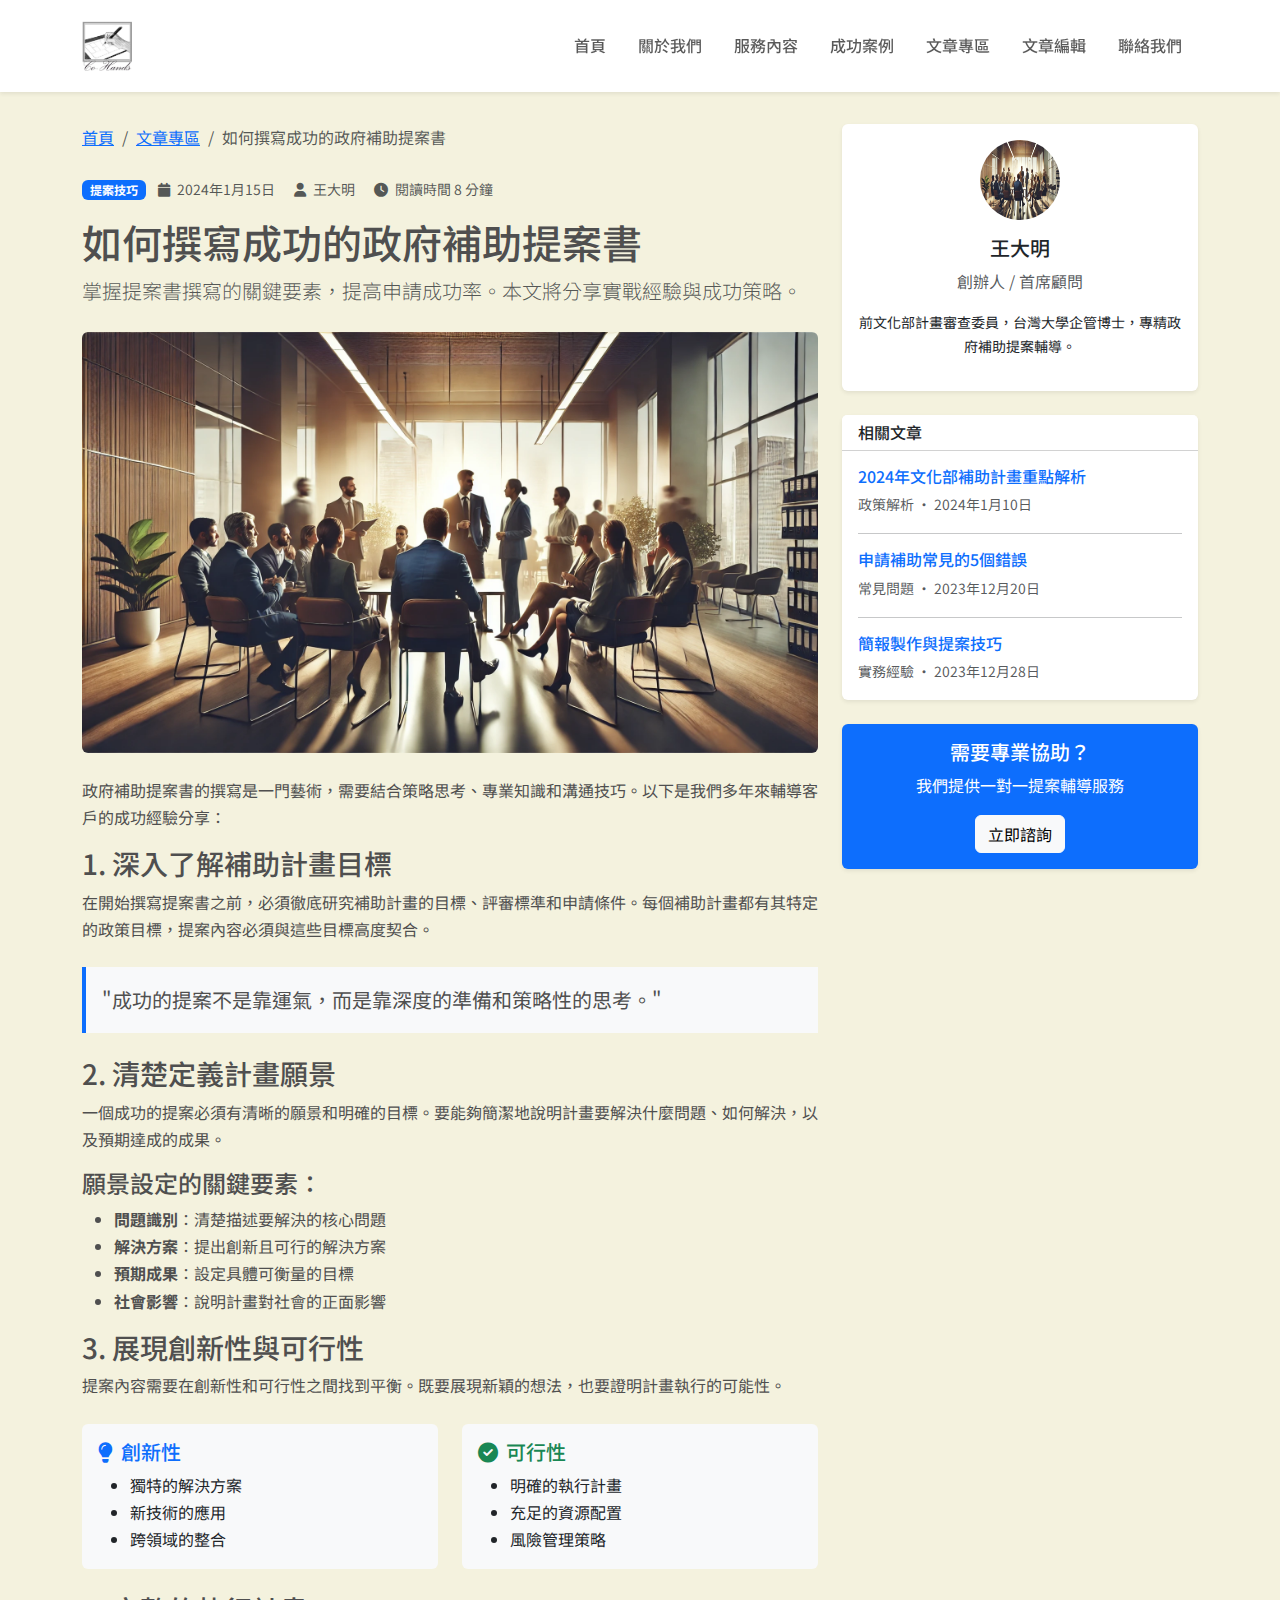
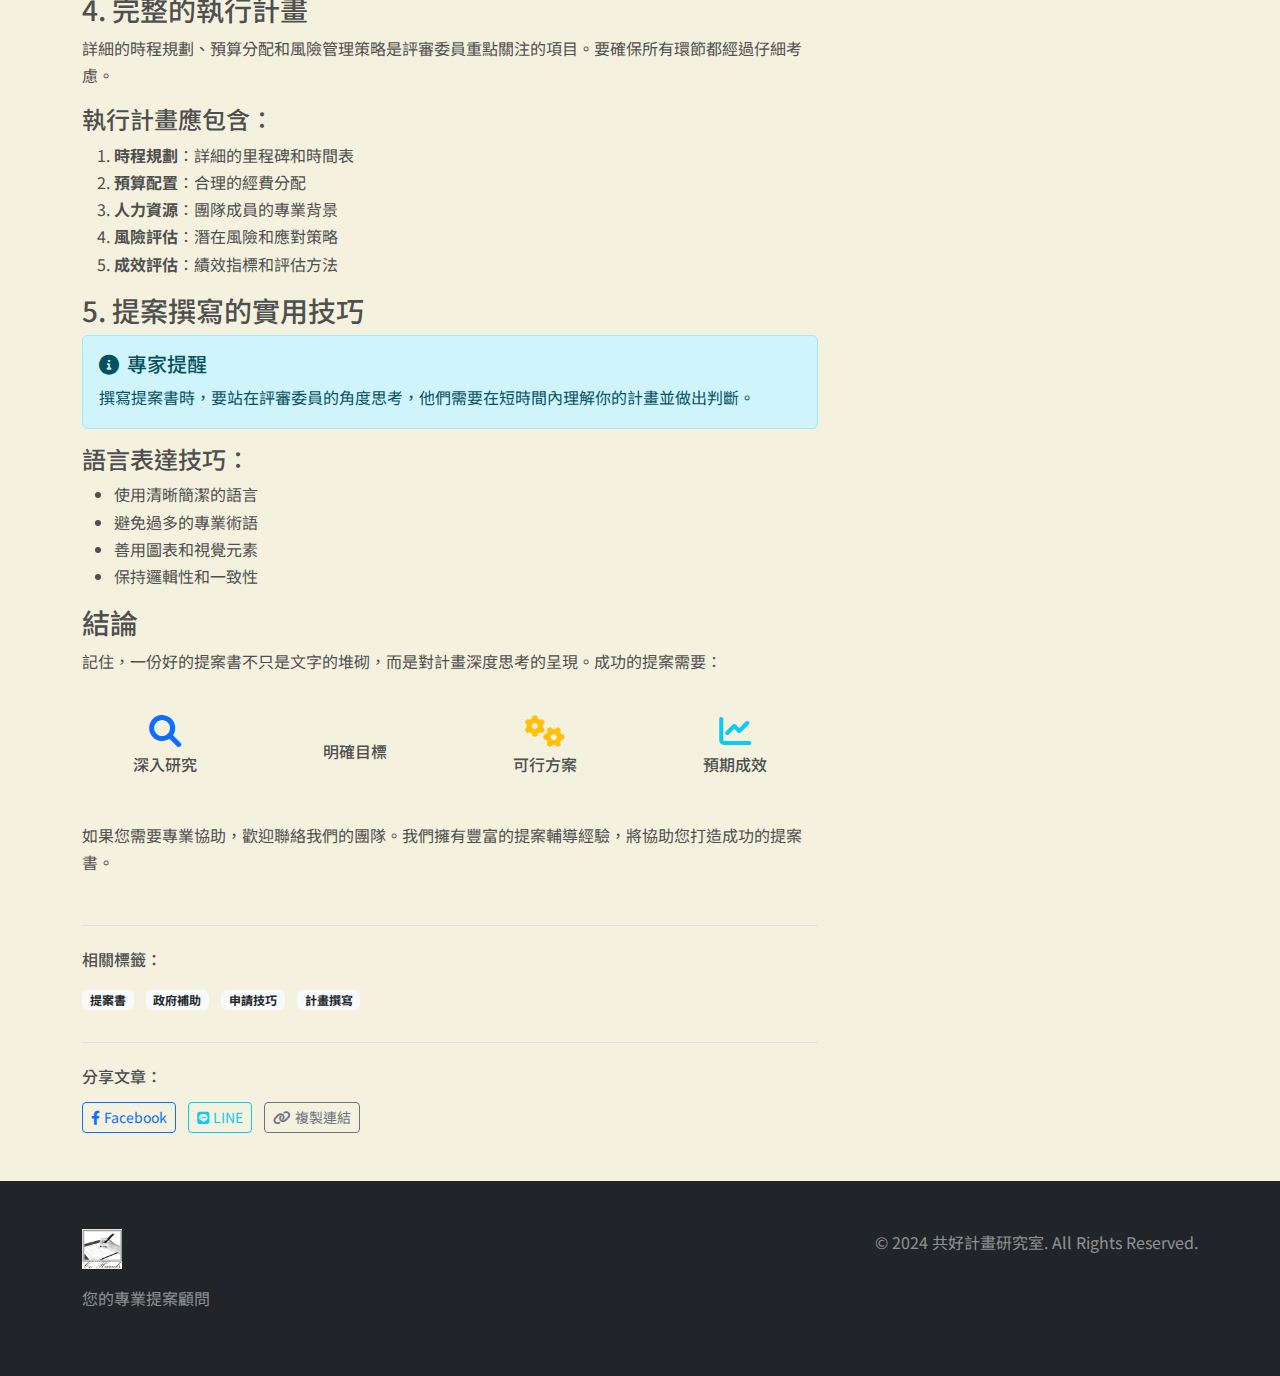
<file: article1.html>
<!DOCTYPE html>
<html lang="zh-TW">
<head>
    <meta charset="UTF-8">
    <meta name="viewport" content="width=device-width, initial-scale=1.0">
    <title>如何撰寫成功的政府補助提案書 - 共好計畫研究室</title>
    
    <!-- Bootstrap 5 CSS -->
    <link href="https://cdn.jsdelivr.net/npm/bootstrap@5.3.0/dist/css/bootstrap.min.css" rel="stylesheet">
    <!-- 引入繁體中文字體 -->
    <link href="https://fonts.googleapis.com/css2?family=Noto+Sans+TC:wght@300;400;500;700&display=swap" rel="stylesheet">
    <!-- Font Awesome 圖標 -->
    <link rel="stylesheet" href="https://cdnjs.cloudflare.com/ajax/libs/font-awesome/6.0.0/css/all.min.css">
    <!-- 自定義樣式 -->
    <link rel="stylesheet" href="styles.css">
</head>
<body>
    <!-- 導航欄 -->
    <nav class="navbar navbar-expand-lg navbar-light bg-white fixed-top shadow-sm">
        <div class="container">
            <a class="navbar-brand" href="index.html">
                <img src="./img/logo.png" alt="共好計畫研究室" height="50">
            </a>
            <button class="navbar-toggler" type="button" data-bs-toggle="collapse" data-bs-target="#navbarNav">
                <span class="navbar-toggler-icon"></span>
            </button>
            <div class="collapse navbar-collapse" id="navbarNav">
                <ul class="navbar-nav ms-auto">
                    <li class="nav-item">
                        <a class="nav-link" href="index.html#home">首頁</a>
                    </li>
                    <li class="nav-item">
                        <a class="nav-link" href="index.html#about">關於我們</a>
                    </li>
                    <li class="nav-item">
                        <a class="nav-link" href="index.html#services">服務內容</a>
                    </li>
                    <li class="nav-item">
                        <a class="nav-link" href="index.html#cases">成功案例</a>
                    </li>
                    <li class="nav-item">
                        <a class="nav-link" href="articles.html">文章專區</a>
                    </li>
                    <li class="nav-item">
                        <a class="nav-link" href="editor.html">文章編輯</a>
                    </li>
                    <li class="nav-item">
                        <a class="nav-link" href="index.html#contact">聯絡我們</a>
                    </li>
                </ul>
            </div>
        </div>
    </nav>

    <!-- 文章內容 -->
    <main class="py-5" style="margin-top: 76px;">
        <div class="container">
            <div class="row">
                <!-- 文章主體 -->
                <div class="col-lg-8">
                    <article class="article-content">
                        <!-- 麵包屑導航 -->
                        <nav aria-label="breadcrumb" class="mb-4">
                            <ol class="breadcrumb">
                                <li class="breadcrumb-item"><a href="index.html">首頁</a></li>
                                <li class="breadcrumb-item"><a href="articles.html">文章專區</a></li>
                                <li class="breadcrumb-item active" aria-current="page">如何撰寫成功的政府補助提案書</li>
                            </ol>
                        </nav>

                        <!-- 文章標題與元資訊 -->
                        <header class="article-header mb-4">
                            <div class="mb-3">
                                <span class="badge bg-primary me-2">提案技巧</span>
                                <small class="text-muted">
                                    <i class="fas fa-calendar me-1"></i> 2024年1月15日
                                    <i class="fas fa-user ms-3 me-1"></i> 王大明
                                    <i class="fas fa-clock ms-3 me-1"></i> 閱讀時間 8 分鐘
                                </small>
                            </div>
                            <h1 class="article-title">如何撰寫成功的政府補助提案書</h1>
                            <p class="lead text-muted">掌握提案書撰寫的關鍵要素，提高申請成功率。本文將分享實戰經驗與成功策略。</p>
                        </header>

                        <!-- 特色圖片 -->
                        <div class="article-image mb-4">
                            <img src="img.jpg" class="img-fluid rounded" alt="文章特色圖片">
                        </div>

                        <!-- 文章內容 -->
                        <div class="article-body">
                            <p>政府補助提案書的撰寫是一門藝術，需要結合策略思考、專業知識和溝通技巧。以下是我們多年來輔導客戶的成功經驗分享：</p>
                            
                            <h3>1. 深入了解補助計畫目標</h3>
                            <p>在開始撰寫提案書之前，必須徹底研究補助計畫的目標、評審標準和申請條件。每個補助計畫都有其特定的政策目標，提案內容必須與這些目標高度契合。</p>
                            
                            <blockquote class="blockquote bg-light p-3 border-start border-primary border-4 my-4">
                                <p class="mb-0">"成功的提案不是靠運氣，而是靠深度的準備和策略性的思考。"</p>
                            </blockquote>
                            
                            <h3>2. 清楚定義計畫願景</h3>
                            <p>一個成功的提案必須有清晰的願景和明確的目標。要能夠簡潔地說明計畫要解決什麼問題、如何解決，以及預期達成的成果。</p>
                            
                            <h4>願景設定的關鍵要素：</h4>
                            <ul>
                                <li><strong>問題識別</strong>：清楚描述要解決的核心問題</li>
                                <li><strong>解決方案</strong>：提出創新且可行的解決方案</li>
                                <li><strong>預期成果</strong>：設定具體可衡量的目標</li>
                                <li><strong>社會影響</strong>：說明計畫對社會的正面影響</li>
                            </ul>
                            
                            <h3>3. 展現創新性與可行性</h3>
                            <p>提案內容需要在創新性和可行性之間找到平衡。既要展現新穎的想法，也要證明計畫執行的可能性。</p>
                            
                            <div class="row my-4">
                                <div class="col-md-6">
                                    <div class="card border-0 bg-light h-100">
                                        <div class="card-body">
                                            <h5 class="card-title text-primary">
                                                <i class="fas fa-lightbulb me-2"></i>創新性
                                            </h5>
                                            <ul class="mb-0">
                                                <li>獨特的解決方案</li>
                                                <li>新技術的應用</li>
                                                <li>跨領域的整合</li>
                                            </ul>
                                        </div>
                                    </div>
                                </div>
                                <div class="col-md-6">
                                    <div class="card border-0 bg-light h-100">
                                        <div class="card-body">
                                            <h5 class="card-title text-success">
                                                <i class="fas fa-check-circle me-2"></i>可行性
                                            </h5>
                                            <ul class="mb-0">
                                                <li>明確的執行計畫</li>
                                                <li>充足的資源配置</li>
                                                <li>風險管理策略</li>
                                            </ul>
                                        </div>
                                    </div>
                                </div>
                            </div>
                            
                            <h3>4. 完整的執行計畫</h3>
                            <p>詳細的時程規劃、預算分配和風險管理策略是評審委員重點關注的項目。要確保所有環節都經過仔細考慮。</p>
                            
                            <h4>執行計畫應包含：</h4>
                            <ol>
                                <li><strong>時程規劃</strong>：詳細的里程碑和時間表</li>
                                <li><strong>預算配置</strong>：合理的經費分配</li>
                                <li><strong>人力資源</strong>：團隊成員的專業背景</li>
                                <li><strong>風險評估</strong>：潛在風險和應對策略</li>
                                <li><strong>成效評估</strong>：績效指標和評估方法</li>
                            </ol>
                            
                            <h3>5. 提案撰寫的實用技巧</h3>
                            
                            <div class="alert alert-info" role="alert">
                                <h5 class="alert-heading">
                                    <i class="fas fa-info-circle me-2"></i>專家提醒
                                </h5>
                                <p class="mb-0">撰寫提案書時，要站在評審委員的角度思考，他們需要在短時間內理解你的計畫並做出判斷。</p>
                            </div>
                            
                            <h4>語言表達技巧：</h4>
                            <ul>
                                <li>使用清晰簡潔的語言</li>
                                <li>避免過多的專業術語</li>
                                <li>善用圖表和視覺元素</li>
                                <li>保持邏輯性和一致性</li>
                            </ul>
                            
                            <h3>結論</h3>
                            <p>記住，一份好的提案書不只是文字的堆砌，而是對計畫深度思考的呈現。成功的提案需要：</p>
                            
                            <div class="row text-center my-4">
                                <div class="col-md-3">
                                    <div class="p-3">
                                        <i class="fas fa-search fa-2x text-primary mb-2"></i>
                                        <h6>深入研究</h6>
                                    </div>
                                </div>
                                <div class="col-md-3">
                                    <div class="p-3">
                                        <i class="fas fa-target fa-2x text-success mb-2"></i>
                                        <h6>明確目標</h6>
                                    </div>
                                </div>
                                <div class="col-md-3">
                                    <div class="p-3">
                                        <i class="fas fa-cogs fa-2x text-warning mb-2"></i>
                                        <h6>可行方案</h6>
                                    </div>
                                </div>
                                <div class="col-md-3">
                                    <div class="p-3">
                                        <i class="fas fa-chart-line fa-2x text-info mb-2"></i>
                                        <h6>預期成效</h6>
                                    </div>
                                </div>
                            </div>
                            
                            <p class="mt-4">如果您需要專業協助，歡迎聯絡我們的團隊。我們擁有豐富的提案輔導經驗，將協助您打造成功的提案書。</p>
                        </div>

                        <!-- 文章標籤 -->
                        <div class="article-tags mt-5 pt-4 border-top">
                            <h6 class="mb-3">相關標籤：</h6>
                            <span class="badge bg-light text-dark me-2 mb-2">提案書</span>
                            <span class="badge bg-light text-dark me-2 mb-2">政府補助</span>
                            <span class="badge bg-light text-dark me-2 mb-2">申請技巧</span>
                            <span class="badge bg-light text-dark me-2 mb-2">計畫撰寫</span>
                        </div>

                        <!-- 分享按鈕 -->
                        <div class="article-share mt-4 pt-4 border-top">
                            <h6 class="mb-3">分享文章：</h6>
                            <button class="btn btn-outline-primary btn-sm me-2">
                                <i class="fab fa-facebook-f me-1"></i>Facebook
                            </button>
                            <button class="btn btn-outline-info btn-sm me-2">
                                <i class="fab fa-line me-1"></i>LINE
                            </button>
                            <button class="btn btn-outline-secondary btn-sm me-2">
                                <i class="fas fa-link me-1"></i>複製連結
                            </button>
                        </div>
                    </article>
                </div>

                <!-- 側邊欄 -->
                <div class="col-lg-4">
                    <!-- 作者資訊 -->
                    <div class="card border-0 shadow-sm mb-4">
                        <div class="card-body text-center">
                            <img src="img.jpg" class="rounded-circle mb-3" width="80" height="80" alt="作者頭像">
                            <h5 class="card-title">王大明</h5>
                            <p class="card-text text-muted">創辦人 / 首席顧問</p>
                            <p class="small">前文化部計畫審查委員，台灣大學企管博士，專精政府補助提案輔導。</p>
                        </div>
                    </div>

                    <!-- 相關文章 -->
                    <div class="card border-0 shadow-sm mb-4">
                        <div class="card-header bg-white">
                            <h6 class="card-title mb-0">相關文章</h6>
                        </div>
                        <div class="card-body">
                            <div class="mb-3">
                                <a href="article2.html" class="text-decoration-none">
                                    <h6 class="mb-1">2024年文化部補助計畫重點解析</h6>
                                    <small class="text-muted">政策解析 • 2024年1月10日</small>
                                </a>
                            </div>
                            <hr>
                            <div class="mb-3">
                                <a href="article5.html" class="text-decoration-none">
                                    <h6 class="mb-1">申請補助常見的5個錯誤</h6>
                                    <small class="text-muted">常見問題 • 2023年12月20日</small>
                                </a>
                            </div>
                            <hr>
                            <div>
                                <a href="article4.html" class="text-decoration-none">
                                    <h6 class="mb-1">簡報製作與提案技巧</h6>
                                    <small class="text-muted">實務經驗 • 2023年12月28日</small>
                                </a>
                            </div>
                        </div>
                    </div>

                    <!-- 聯絡我們 -->
                    <div class="card border-0 shadow-sm bg-primary text-white">
                        <div class="card-body text-center">
                            <h5 class="card-title">需要專業協助？</h5>
                            <p class="card-text">我們提供一對一提案輔導服務</p>
                            <a href="index.html#contact" class="btn btn-light">立即諮詢</a>
                        </div>
                    </div>
                </div>
            </div>
        </div>
    </main>

    <!-- Footer -->
    <footer class="footer bg-dark text-white py-5">
        <div class="container">
            <div class="row">
                <div class="col-md-6">
                    <img src="./img/logo.png" alt="共好計畫研究室" height="40" class="mb-3">
                    <p class="text-white-50">您的專業提案顧問</p>
                </div>
                <div class="col-md-6 text-md-end">
                    <p class="mb-0 text-white-50">&copy; 2024 共好計畫研究室. All Rights Reserved.</p>
                </div>
            </div>
        </div>
    </footer>

    <!-- Bootstrap 5 JS -->
    <script src="https://cdn.jsdelivr.net/npm/bootstrap@5.3.0/dist/js/bootstrap.bundle.min.js"></script>
</body>
</html>
</file>
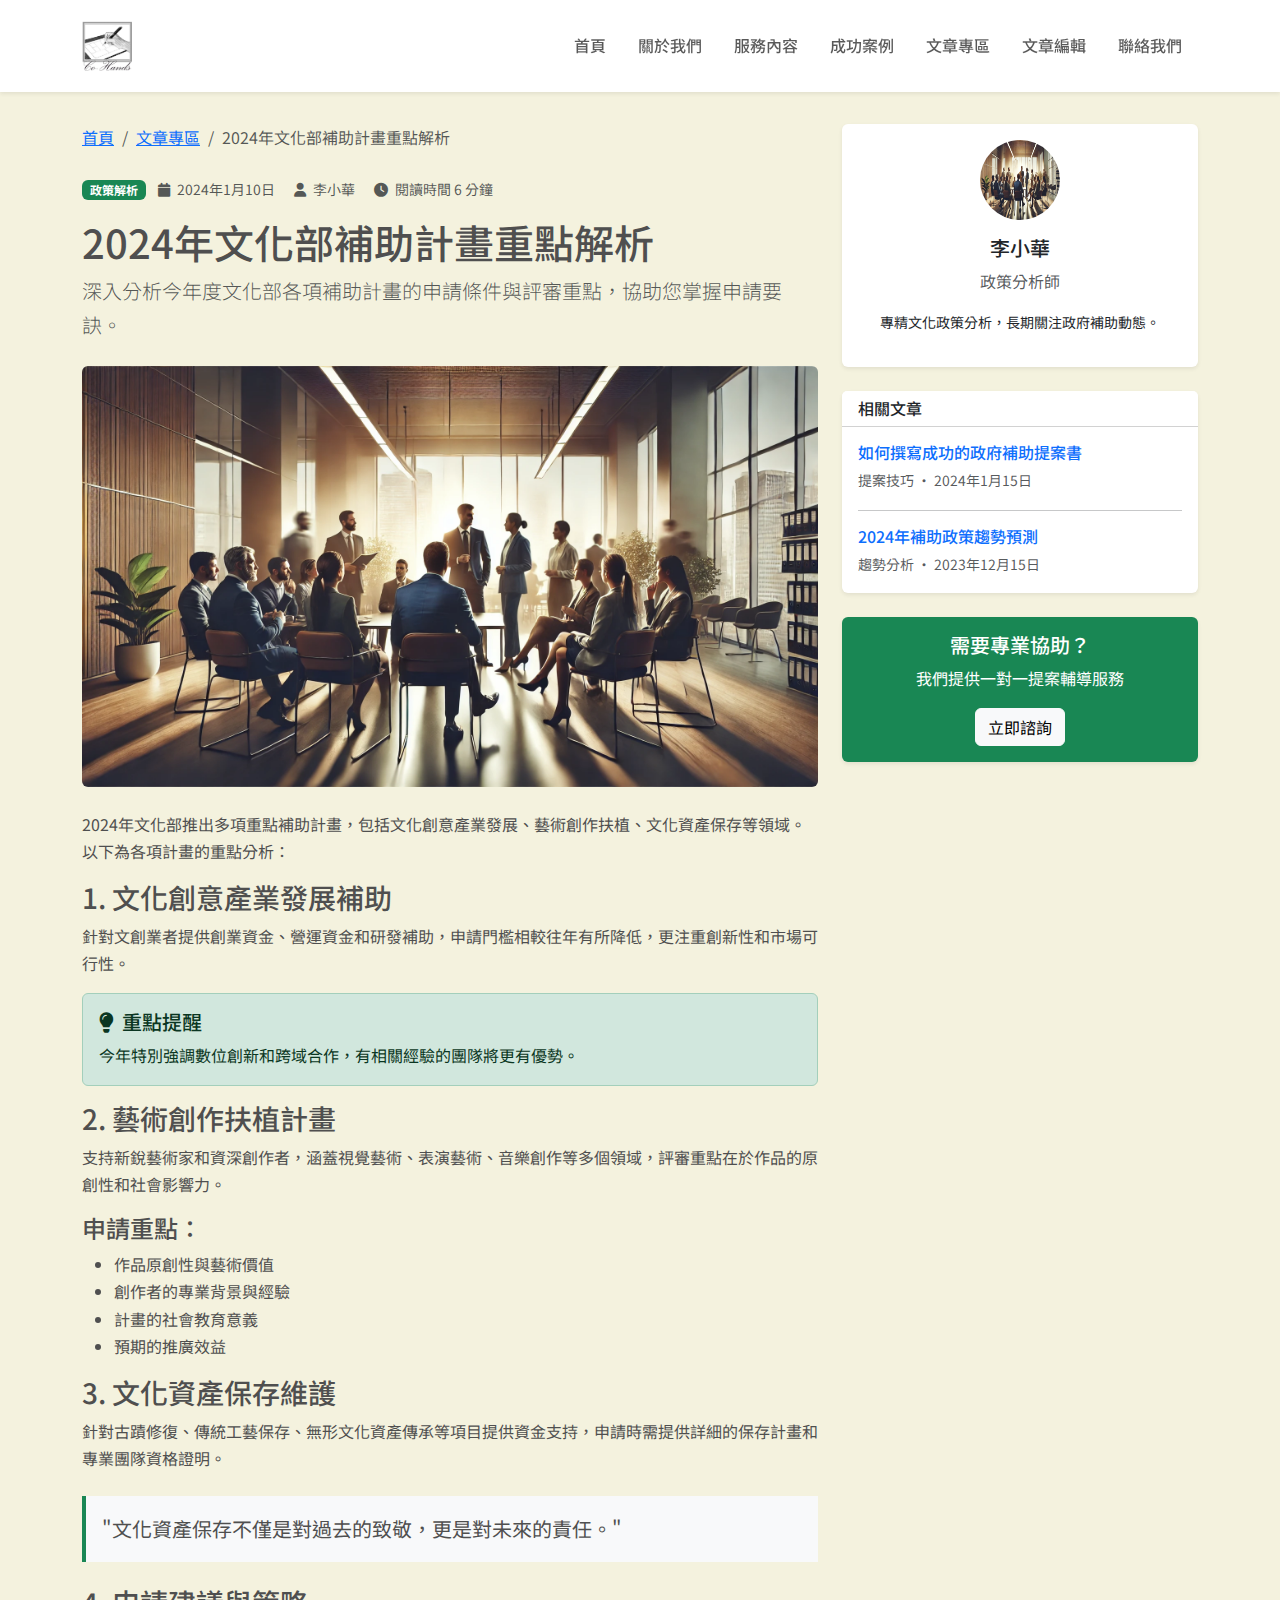
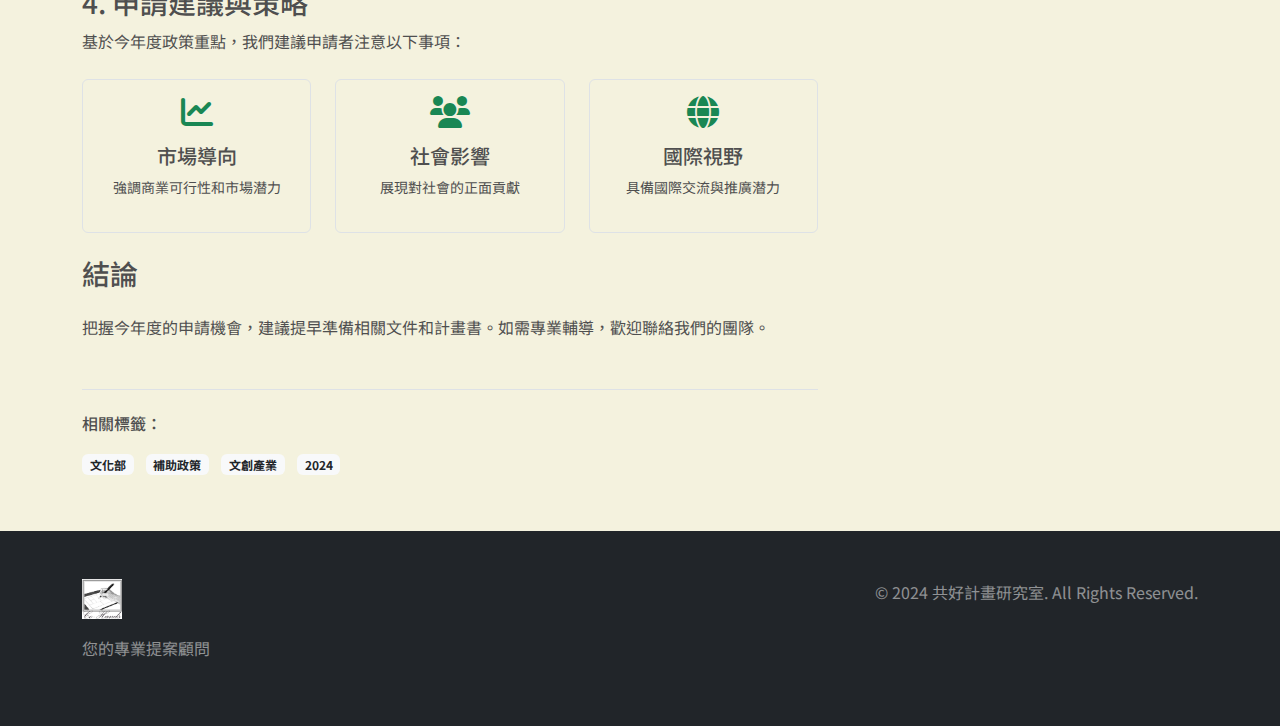
<file: article2.html>
<!DOCTYPE html>
<html lang="zh-TW">
<head>
    <meta charset="UTF-8">
    <meta name="viewport" content="width=device-width, initial-scale=1.0">
    <title>2024年文化部補助計畫重點解析 - 共好計畫研究室</title>
    
    <!-- Bootstrap 5 CSS -->
    <link href="https://cdn.jsdelivr.net/npm/bootstrap@5.3.0/dist/css/bootstrap.min.css" rel="stylesheet">
    <!-- 引入繁體中文字體 -->
    <link href="https://fonts.googleapis.com/css2?family=Noto+Sans+TC:wght@300;400;500;700&display=swap" rel="stylesheet">
    <!-- Font Awesome 圖標 -->
    <link rel="stylesheet" href="https://cdnjs.cloudflare.com/ajax/libs/font-awesome/6.0.0/css/all.min.css">
    <!-- 自定義樣式 -->
    <link rel="stylesheet" href="styles.css">
</head>
<body>
    <!-- 導航欄 -->
    <nav class="navbar navbar-expand-lg navbar-light bg-white fixed-top shadow-sm">
        <div class="container">
            <a class="navbar-brand" href="index.html">
                <img src="./img/logo.png" alt="共好計畫研究室" height="50">
            </a>
            <button class="navbar-toggler" type="button" data-bs-toggle="collapse" data-bs-target="#navbarNav">
                <span class="navbar-toggler-icon"></span>
            </button>
            <div class="collapse navbar-collapse" id="navbarNav">
                <ul class="navbar-nav ms-auto">
                    <li class="nav-item">
                        <a class="nav-link" href="index.html#home">首頁</a>
                    </li>
                    <li class="nav-item">
                        <a class="nav-link" href="index.html#about">關於我們</a>
                    </li>
                    <li class="nav-item">
                        <a class="nav-link" href="index.html#services">服務內容</a>
                    </li>
                    <li class="nav-item">
                        <a class="nav-link" href="index.html#cases">成功案例</a>
                    </li>
                    <li class="nav-item">
                        <a class="nav-link" href="articles.html">文章專區</a>
                    </li>
                    <li class="nav-item">
                        <a class="nav-link" href="editor.html">文章編輯</a>
                    </li>
                    <li class="nav-item">
                        <a class="nav-link" href="index.html#contact">聯絡我們</a>
                    </li>
                </ul>
            </div>
        </div>
    </nav>

    <!-- 文章內容 -->
    <main class="py-5" style="margin-top: 76px;">
        <div class="container">
            <div class="row">
                <!-- 文章主體 -->
                <div class="col-lg-8">
                    <article class="article-content">
                        <!-- 麵包屑導航 -->
                        <nav aria-label="breadcrumb" class="mb-4">
                            <ol class="breadcrumb">
                                <li class="breadcrumb-item"><a href="index.html">首頁</a></li>
                                <li class="breadcrumb-item"><a href="articles.html">文章專區</a></li>
                                <li class="breadcrumb-item active" aria-current="page">2024年文化部補助計畫重點解析</li>
                            </ol>
                        </nav>

                        <!-- 文章標題與元資訊 -->
                        <header class="article-header mb-4">
                            <div class="mb-3">
                                <span class="badge bg-success me-2">政策解析</span>
                                <small class="text-muted">
                                    <i class="fas fa-calendar me-1"></i> 2024年1月10日
                                    <i class="fas fa-user ms-3 me-1"></i> 李小華
                                    <i class="fas fa-clock ms-3 me-1"></i> 閱讀時間 6 分鐘
                                </small>
                            </div>
                            <h1 class="article-title">2024年文化部補助計畫重點解析</h1>
                            <p class="lead text-muted">深入分析今年度文化部各項補助計畫的申請條件與評審重點，協助您掌握申請要訣。</p>
                        </header>

                        <!-- 特色圖片 -->
                        <div class="article-image mb-4">
                            <img src="img.jpg" class="img-fluid rounded" alt="文章特色圖片">
                        </div>

                        <!-- 文章內容 -->
                        <div class="article-body">
                            <p>2024年文化部推出多項重點補助計畫，包括文化創意產業發展、藝術創作扶植、文化資產保存等領域。以下為各項計畫的重點分析：</p>
                            
                            <h3>1. 文化創意產業發展補助</h3>
                            <p>針對文創業者提供創業資金、營運資金和研發補助，申請門檻相較往年有所降低，更注重創新性和市場可行性。</p>
                            
                            <div class="alert alert-success" role="alert">
                                <h5 class="alert-heading">
                                    <i class="fas fa-lightbulb me-2"></i>重點提醒
                                </h5>
                                <p class="mb-0">今年特別強調數位創新和跨域合作，有相關經驗的團隊將更有優勢。</p>
                            </div>
                            
                            <h3>2. 藝術創作扶植計畫</h3>
                            <p>支持新銳藝術家和資深創作者，涵蓋視覺藝術、表演藝術、音樂創作等多個領域，評審重點在於作品的原創性和社會影響力。</p>
                            
                            <h4>申請重點：</h4>
                            <ul>
                                <li>作品原創性與藝術價值</li>
                                <li>創作者的專業背景與經驗</li>
                                <li>計畫的社會教育意義</li>
                                <li>預期的推廣效益</li>
                            </ul>
                            
                            <h3>3. 文化資產保存維護</h3>
                            <p>針對古蹟修復、傳統工藝保存、無形文化資產傳承等項目提供資金支持，申請時需提供詳細的保存計畫和專業團隊資格證明。</p>
                            
                            <blockquote class="blockquote bg-light p-3 border-start border-success border-4 my-4">
                                <p class="mb-0">"文化資產保存不僅是對過去的致敬，更是對未來的責任。"</p>
                            </blockquote>
                            
                            <h3>4. 申請建議與策略</h3>
                            <p>基於今年度政策重點，我們建議申請者注意以下事項：</p>
                            
                            <div class="row my-4">
                                <div class="col-md-4">
                                    <div class="text-center p-3 border rounded">
                                        <i class="fas fa-chart-line fa-2x text-success mb-3"></i>
                                        <h5>市場導向</h5>
                                        <p class="small">強調商業可行性和市場潜力</p>
                                    </div>
                                </div>
                                <div class="col-md-4">
                                    <div class="text-center p-3 border rounded">
                                        <i class="fas fa-users fa-2x text-success mb-3"></i>
                                        <h5>社會影響</h5>
                                        <p class="small">展現對社會的正面貢獻</p>
                                    </div>
                                </div>
                                <div class="col-md-4">
                                    <div class="text-center p-3 border rounded">
                                        <i class="fas fa-globe fa-2x text-success mb-3"></i>
                                        <h5>國際視野</h5>
                                        <p class="small">具備國際交流與推廣潜力</p>
                                    </div>
                                </div>
                            </div>
                            
                            <h3>結論</h3>
                            <p class="mt-4">把握今年度的申請機會，建議提早準備相關文件和計畫書。如需專業輔導，歡迎聯絡我們的團隊。</p>
                        </div>

                        <!-- 文章標籤 -->
                        <div class="article-tags mt-5 pt-4 border-top">
                            <h6 class="mb-3">相關標籤：</h6>
                            <span class="badge bg-light text-dark me-2 mb-2">文化部</span>
                            <span class="badge bg-light text-dark me-2 mb-2">補助政策</span>
                            <span class="badge bg-light text-dark me-2 mb-2">文創產業</span>
                            <span class="badge bg-light text-dark me-2 mb-2">2024</span>
                        </div>
                    </article>
                </div>

                <!-- 側邊欄 -->
                <div class="col-lg-4">
                    <!-- 作者資訊 -->
                    <div class="card border-0 shadow-sm mb-4">
                        <div class="card-body text-center">
                            <img src="img.jpg" class="rounded-circle mb-3" width="80" height="80" alt="作者頭像">
                            <h5 class="card-title">李小華</h5>
                            <p class="card-text text-muted">政策分析師</p>
                            <p class="small">專精文化政策分析，長期關注政府補助動態。</p>
                        </div>
                    </div>

                    <!-- 相關文章 -->
                    <div class="card border-0 shadow-sm mb-4">
                        <div class="card-header bg-white">
                            <h6 class="card-title mb-0">相關文章</h6>
                        </div>
                        <div class="card-body">
                            <div class="mb-3">
                                <a href="article1.html" class="text-decoration-none">
                                    <h6 class="mb-1">如何撰寫成功的政府補助提案書</h6>
                                    <small class="text-muted">提案技巧 • 2024年1月15日</small>
                                </a>
                            </div>
                            <hr>
                            <div>
                                <a href="article6.html" class="text-decoration-none">
                                    <h6 class="mb-1">2024年補助政策趨勢預測</h6>
                                    <small class="text-muted">趨勢分析 • 2023年12月15日</small>
                                </a>
                            </div>
                        </div>
                    </div>

                    <!-- 聯絡我們 -->
                    <div class="card border-0 shadow-sm bg-success text-white">
                        <div class="card-body text-center">
                            <h5 class="card-title">需要專業協助？</h5>
                            <p class="card-text">我們提供一對一提案輔導服務</p>
                            <a href="index.html#contact" class="btn btn-light">立即諮詢</a>
                        </div>
                    </div>
                </div>
            </div>
        </div>
    </main>

    <!-- Footer -->
    <footer class="footer bg-dark text-white py-5">
        <div class="container">
            <div class="row">
                <div class="col-md-6">
                    <img src="./img/logo.png" alt="共好計畫研究室" height="40" class="mb-3">
                    <p class="text-white-50">您的專業提案顧問</p>
                </div>
                <div class="col-md-6 text-md-end">
                    <p class="mb-0 text-white-50">&copy; 2024 共好計畫研究室. All Rights Reserved.</p>
                </div>
            </div>
        </div>
    </footer>

    <!-- Bootstrap 5 JS -->
    <script src="https://cdn.jsdelivr.net/npm/bootstrap@5.3.0/dist/js/bootstrap.bundle.min.js"></script>
</body>
</html>
</file>
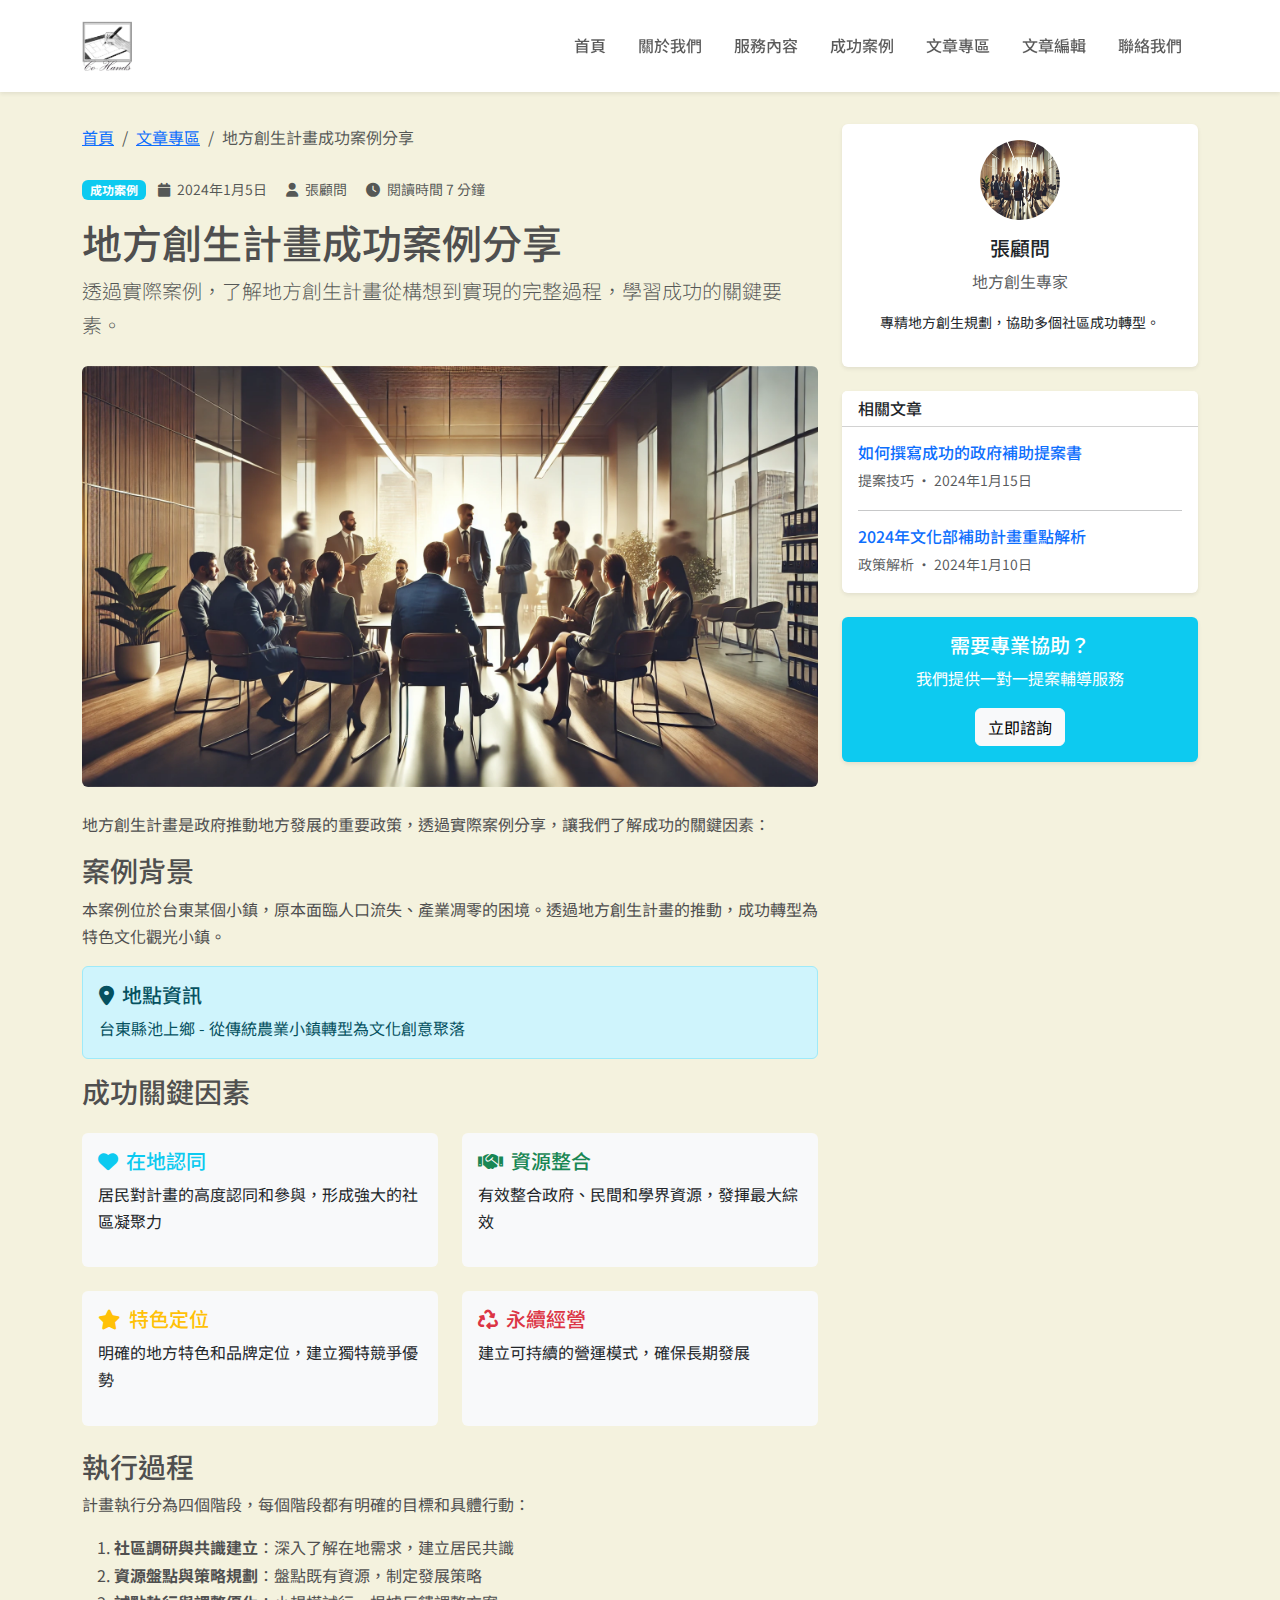
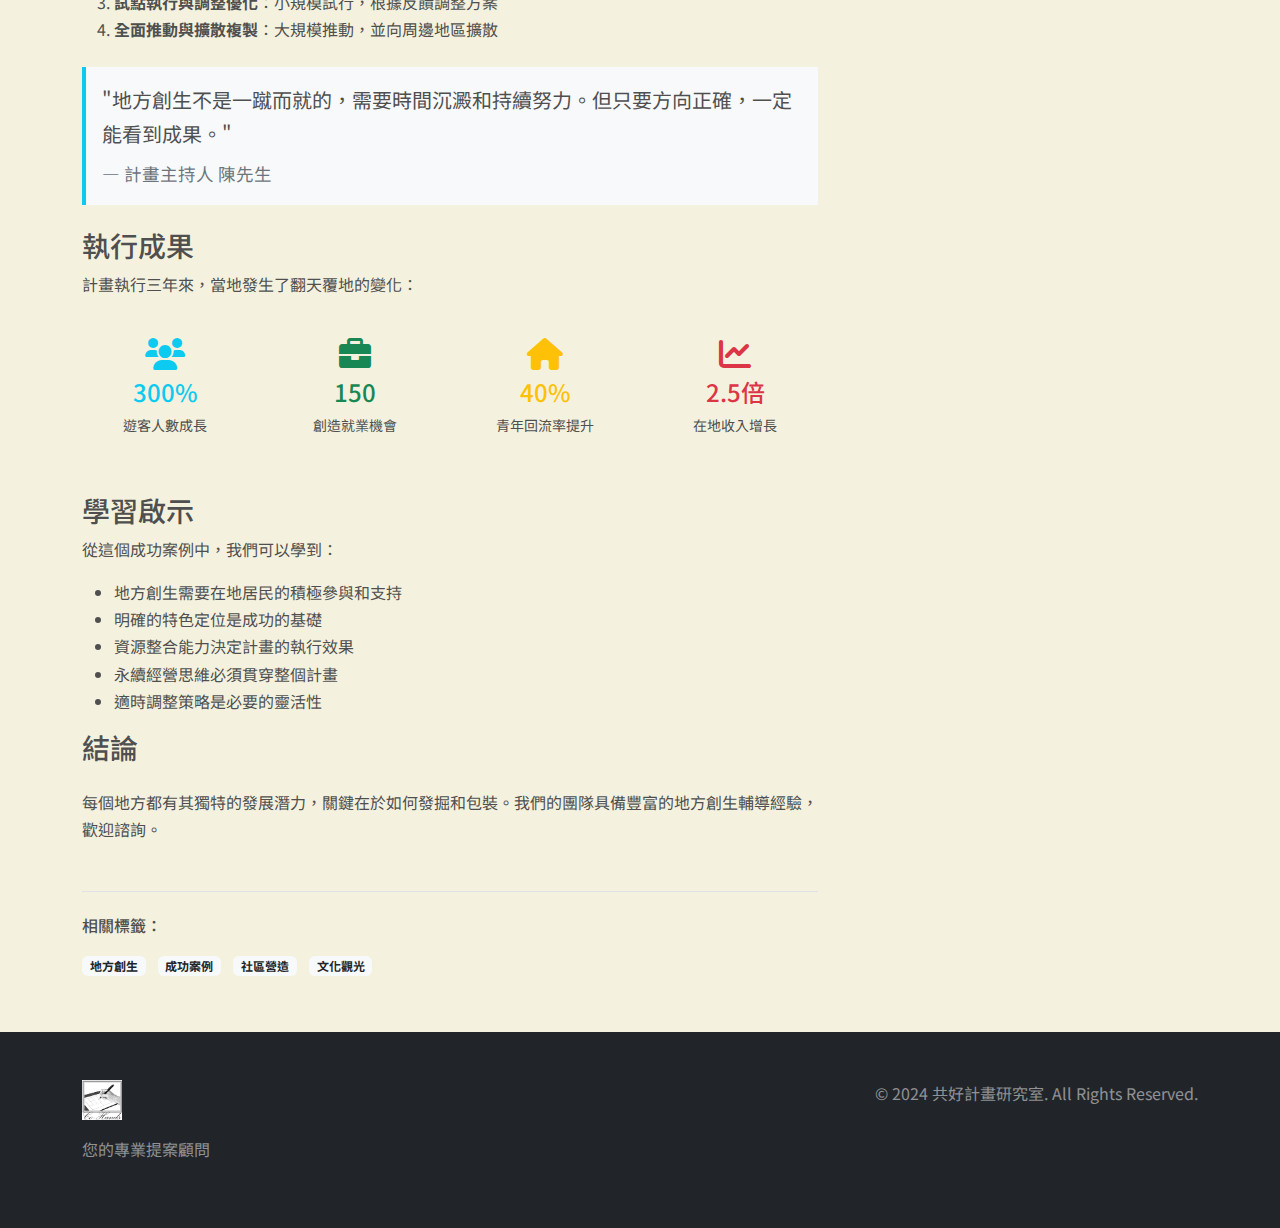
<file: article3.html>
<!DOCTYPE html>
<html lang="zh-TW">
<head>
    <meta charset="UTF-8">
    <meta name="viewport" content="width=device-width, initial-scale=1.0">
    <title>地方創生計畫成功案例分享 - 共好計畫研究室</title>
    
    <!-- Bootstrap 5 CSS -->
    <link href="https://cdn.jsdelivr.net/npm/bootstrap@5.3.0/dist/css/bootstrap.min.css" rel="stylesheet">
    <!-- 引入繁體中文字體 -->
    <link href="https://fonts.googleapis.com/css2?family=Noto+Sans+TC:wght@300;400;500;700&display=swap" rel="stylesheet">
    <!-- Font Awesome 圖標 -->
    <link rel="stylesheet" href="https://cdnjs.cloudflare.com/ajax/libs/font-awesome/6.0.0/css/all.min.css">
    <!-- 自定義樣式 -->
    <link rel="stylesheet" href="styles.css">
</head>
<body>
    <!-- 導航欄 -->
    <nav class="navbar navbar-expand-lg navbar-light bg-white fixed-top shadow-sm">
        <div class="container">
            <a class="navbar-brand" href="index.html">
                <img src="./img/logo.png" alt="共好計畫研究室" height="50">
            </a>
            <button class="navbar-toggler" type="button" data-bs-toggle="collapse" data-bs-target="#navbarNav">
                <span class="navbar-toggler-icon"></span>
            </button>
            <div class="collapse navbar-collapse" id="navbarNav">
                <ul class="navbar-nav ms-auto">
                    <li class="nav-item">
                        <a class="nav-link" href="index.html#home">首頁</a>
                    </li>
                    <li class="nav-item">
                        <a class="nav-link" href="index.html#about">關於我們</a>
                    </li>
                    <li class="nav-item">
                        <a class="nav-link" href="index.html#services">服務內容</a>
                    </li>
                    <li class="nav-item">
                        <a class="nav-link" href="index.html#cases">成功案例</a>
                    </li>
                    <li class="nav-item">
                        <a class="nav-link" href="articles.html">文章專區</a>
                    </li>
                    <li class="nav-item">
                        <a class="nav-link" href="editor.html">文章編輯</a>
                    </li>
                    <li class="nav-item">
                        <a class="nav-link" href="index.html#contact">聯絡我們</a>
                    </li>
                </ul>
            </div>
        </div>
    </nav>

    <!-- 文章內容 -->
    <main class="py-5" style="margin-top: 76px;">
        <div class="container">
            <div class="row">
                <!-- 文章主體 -->
                <div class="col-lg-8">
                    <article class="article-content">
                        <!-- 麵包屑導航 -->
                        <nav aria-label="breadcrumb" class="mb-4">
                            <ol class="breadcrumb">
                                <li class="breadcrumb-item"><a href="index.html">首頁</a></li>
                                <li class="breadcrumb-item"><a href="articles.html">文章專區</a></li>
                                <li class="breadcrumb-item active" aria-current="page">地方創生計畫成功案例分享</li>
                            </ol>
                        </nav>

                        <!-- 文章標題與元資訊 -->
                        <header class="article-header mb-4">
                            <div class="mb-3">
                                <span class="badge bg-info me-2">成功案例</span>
                                <small class="text-muted">
                                    <i class="fas fa-calendar me-1"></i> 2024年1月5日
                                    <i class="fas fa-user ms-3 me-1"></i> 張顧問
                                    <i class="fas fa-clock ms-3 me-1"></i> 閱讀時間 7 分鐘
                                </small>
                            </div>
                            <h1 class="article-title">地方創生計畫成功案例分享</h1>
                            <p class="lead text-muted">透過實際案例，了解地方創生計畫從構想到實現的完整過程，學習成功的關鍵要素。</p>
                        </header>

                        <!-- 特色圖片 -->
                        <div class="article-image mb-4">
                            <img src="img.jpg" class="img-fluid rounded" alt="文章特色圖片">
                        </div>

                        <!-- 文章內容 -->
                        <div class="article-body">
                            <p>地方創生計畫是政府推動地方發展的重要政策，透過實際案例分享，讓我們了解成功的關鍵因素：</p>
                            
                            <h3>案例背景</h3>
                            <p>本案例位於台東某個小鎮，原本面臨人口流失、產業凋零的困境。透過地方創生計畫的推動，成功轉型為特色文化觀光小鎮。</p>
                            
                            <div class="alert alert-info" role="alert">
                                <h5 class="alert-heading">
                                    <i class="fas fa-map-marker-alt me-2"></i>地點資訊
                                </h5>
                                <p class="mb-0">台東縣池上鄉 - 從傳統農業小鎮轉型為文化創意聚落</p>
                            </div>
                            
                            <h3>成功關鍵因素</h3>
                            
                            <div class="row my-4">
                                <div class="col-md-6">
                                    <div class="card border-0 bg-light h-100">
                                        <div class="card-body">
                                            <h5 class="card-title text-info">
                                                <i class="fas fa-heart me-2"></i>在地認同
                                            </h5>
                                            <p>居民對計畫的高度認同和參與，形成強大的社區凝聚力</p>
                                        </div>
                                    </div>
                                </div>
                                <div class="col-md-6">
                                    <div class="card border-0 bg-light h-100">
                                        <div class="card-body">
                                            <h5 class="card-title text-success">
                                                <i class="fas fa-handshake me-2"></i>資源整合
                                            </h5>
                                            <p>有效整合政府、民間和學界資源，發揮最大綜效</p>
                                        </div>
                                    </div>
                                </div>
                            </div>
                            
                            <div class="row my-4">
                                <div class="col-md-6">
                                    <div class="card border-0 bg-light h-100">
                                        <div class="card-body">
                                            <h5 class="card-title text-warning">
                                                <i class="fas fa-star me-2"></i>特色定位
                                            </h5>
                                            <p>明確的地方特色和品牌定位，建立獨特競爭優勢</p>
                                        </div>
                                    </div>
                                </div>
                                <div class="col-md-6">
                                    <div class="card border-0 bg-light h-100">
                                        <div class="card-body">
                                            <h5 class="card-title text-danger">
                                                <i class="fas fa-recycle me-2"></i>永續經營
                                            </h5>
                                            <p>建立可持續的營運模式，確保長期發展</p>
                                        </div>
                                    </div>
                                </div>
                            </div>
                            
                            <h3>執行過程</h3>
                            <p>計畫執行分為四個階段，每個階段都有明確的目標和具體行動：</p>
                            
                            <ol>
                                <li><strong>社區調研與共識建立</strong>：深入了解在地需求，建立居民共識</li>
                                <li><strong>資源盤點與策略規劃</strong>：盤點既有資源，制定發展策略</li>
                                <li><strong>試點執行與調整優化</strong>：小規模試行，根據反饋調整方案</li>
                                <li><strong>全面推動與擴散複製</strong>：大規模推動，並向周邊地區擴散</li>
                            </ol>
                            
                            <blockquote class="blockquote bg-light p-3 border-start border-info border-4 my-4">
                                <p class="mb-0">"地方創生不是一蹴而就的，需要時間沉澱和持續努力。但只要方向正確，一定能看到成果。"</p>
                                <footer class="blockquote-footer mt-2">計畫主持人 陳先生</footer>
                            </blockquote>
                            
                            <h3>執行成果</h3>
                            <p>計畫執行三年來，當地發生了翻天覆地的變化：</p>
                            
                            <div class="row text-center my-4">
                                <div class="col-md-3">
                                    <div class="p-3">
                                        <i class="fas fa-users fa-2x text-info mb-2"></i>
                                        <h4 class="text-info">300%</h4>
                                        <p class="small">遊客人數成長</p>
                                    </div>
                                </div>
                                <div class="col-md-3">
                                    <div class="p-3">
                                        <i class="fas fa-briefcase fa-2x text-success mb-2"></i>
                                        <h4 class="text-success">150</h4>
                                        <p class="small">創造就業機會</p>
                                    </div>
                                </div>
                                <div class="col-md-3">
                                    <div class="p-3">
                                        <i class="fas fa-home fa-2x text-warning mb-2"></i>
                                        <h4 class="text-warning">40%</h4>
                                        <p class="small">青年回流率提升</p>
                                    </div>
                                </div>
                                <div class="col-md-3">
                                    <div class="p-3">
                                        <i class="fas fa-chart-line fa-2x text-danger mb-2"></i>
                                        <h4 class="text-danger">2.5倍</h4>
                                        <p class="small">在地收入增長</p>
                                    </div>
                                </div>
                            </div>
                            
                            <h3>學習啟示</h3>
                            <p>從這個成功案例中，我們可以學到：</p>
                            
                            <ul>
                                <li>地方創生需要在地居民的積極參與和支持</li>
                                <li>明確的特色定位是成功的基礎</li>
                                <li>資源整合能力決定計畫的執行效果</li>
                                <li>永續經營思維必須貫穿整個計畫</li>
                                <li>適時調整策略是必要的靈活性</li>
                            </ul>
                            
                            <h3>結論</h3>
                            <p class="mt-4">每個地方都有其獨特的發展潛力，關鍵在於如何發掘和包裝。我們的團隊具備豐富的地方創生輔導經驗，歡迎諮詢。</p>
                        </div>

                        <!-- 文章標籤 -->
                        <div class="article-tags mt-5 pt-4 border-top">
                            <h6 class="mb-3">相關標籤：</h6>
                            <span class="badge bg-light text-dark me-2 mb-2">地方創生</span>
                            <span class="badge bg-light text-dark me-2 mb-2">成功案例</span>
                            <span class="badge bg-light text-dark me-2 mb-2">社區營造</span>
                            <span class="badge bg-light text-dark me-2 mb-2">文化觀光</span>
                        </div>
                    </article>
                </div>

                <!-- 側邊欄 -->
                <div class="col-lg-4">
                    <!-- 作者資訊 -->
                    <div class="card border-0 shadow-sm mb-4">
                        <div class="card-body text-center">
                            <img src="img.jpg" class="rounded-circle mb-3" width="80" height="80" alt="作者頭像">
                            <h5 class="card-title">張顧問</h5>
                            <p class="card-text text-muted">地方創生專家</p>
                            <p class="small">專精地方創生規劃，協助多個社區成功轉型。</p>
                        </div>
                    </div>

                    <!-- 相關文章 -->
                    <div class="card border-0 shadow-sm mb-4">
                        <div class="card-header bg-white">
                            <h6 class="card-title mb-0">相關文章</h6>
                        </div>
                        <div class="card-body">
                            <div class="mb-3">
                                <a href="article1.html" class="text-decoration-none">
                                    <h6 class="mb-1">如何撰寫成功的政府補助提案書</h6>
                                    <small class="text-muted">提案技巧 • 2024年1月15日</small>
                                </a>
                            </div>
                            <hr>
                            <div>
                                <a href="article2.html" class="text-decoration-none">
                                    <h6 class="mb-1">2024年文化部補助計畫重點解析</h6>
                                    <small class="text-muted">政策解析 • 2024年1月10日</small>
                                </a>
                            </div>
                        </div>
                    </div>

                    <!-- 聯絡我們 -->
                    <div class="card border-0 shadow-sm bg-info text-white">
                        <div class="card-body text-center">
                            <h5 class="card-title">需要專業協助？</h5>
                            <p class="card-text">我們提供一對一提案輔導服務</p>
                            <a href="index.html#contact" class="btn btn-light">立即諮詢</a>
                        </div>
                    </div>
                </div>
            </div>
        </div>
    </main>

    <!-- Footer -->
    <footer class="footer bg-dark text-white py-5">
        <div class="container">
            <div class="row">
                <div class="col-md-6">
                    <img src="./img/logo.png" alt="共好計畫研究室" height="40" class="mb-3">
                    <p class="text-white-50">您的專業提案顧問</p>
                </div>
                <div class="col-md-6 text-md-end">
                    <p class="mb-0 text-white-50">&copy; 2024 共好計畫研究室. All Rights Reserved.</p>
                </div>
            </div>
        </div>
    </footer>

    <!-- Bootstrap 5 JS -->
    <script src="https://cdn.jsdelivr.net/npm/bootstrap@5.3.0/dist/js/bootstrap.bundle.min.js"></script>
</body>
</html>
</file>
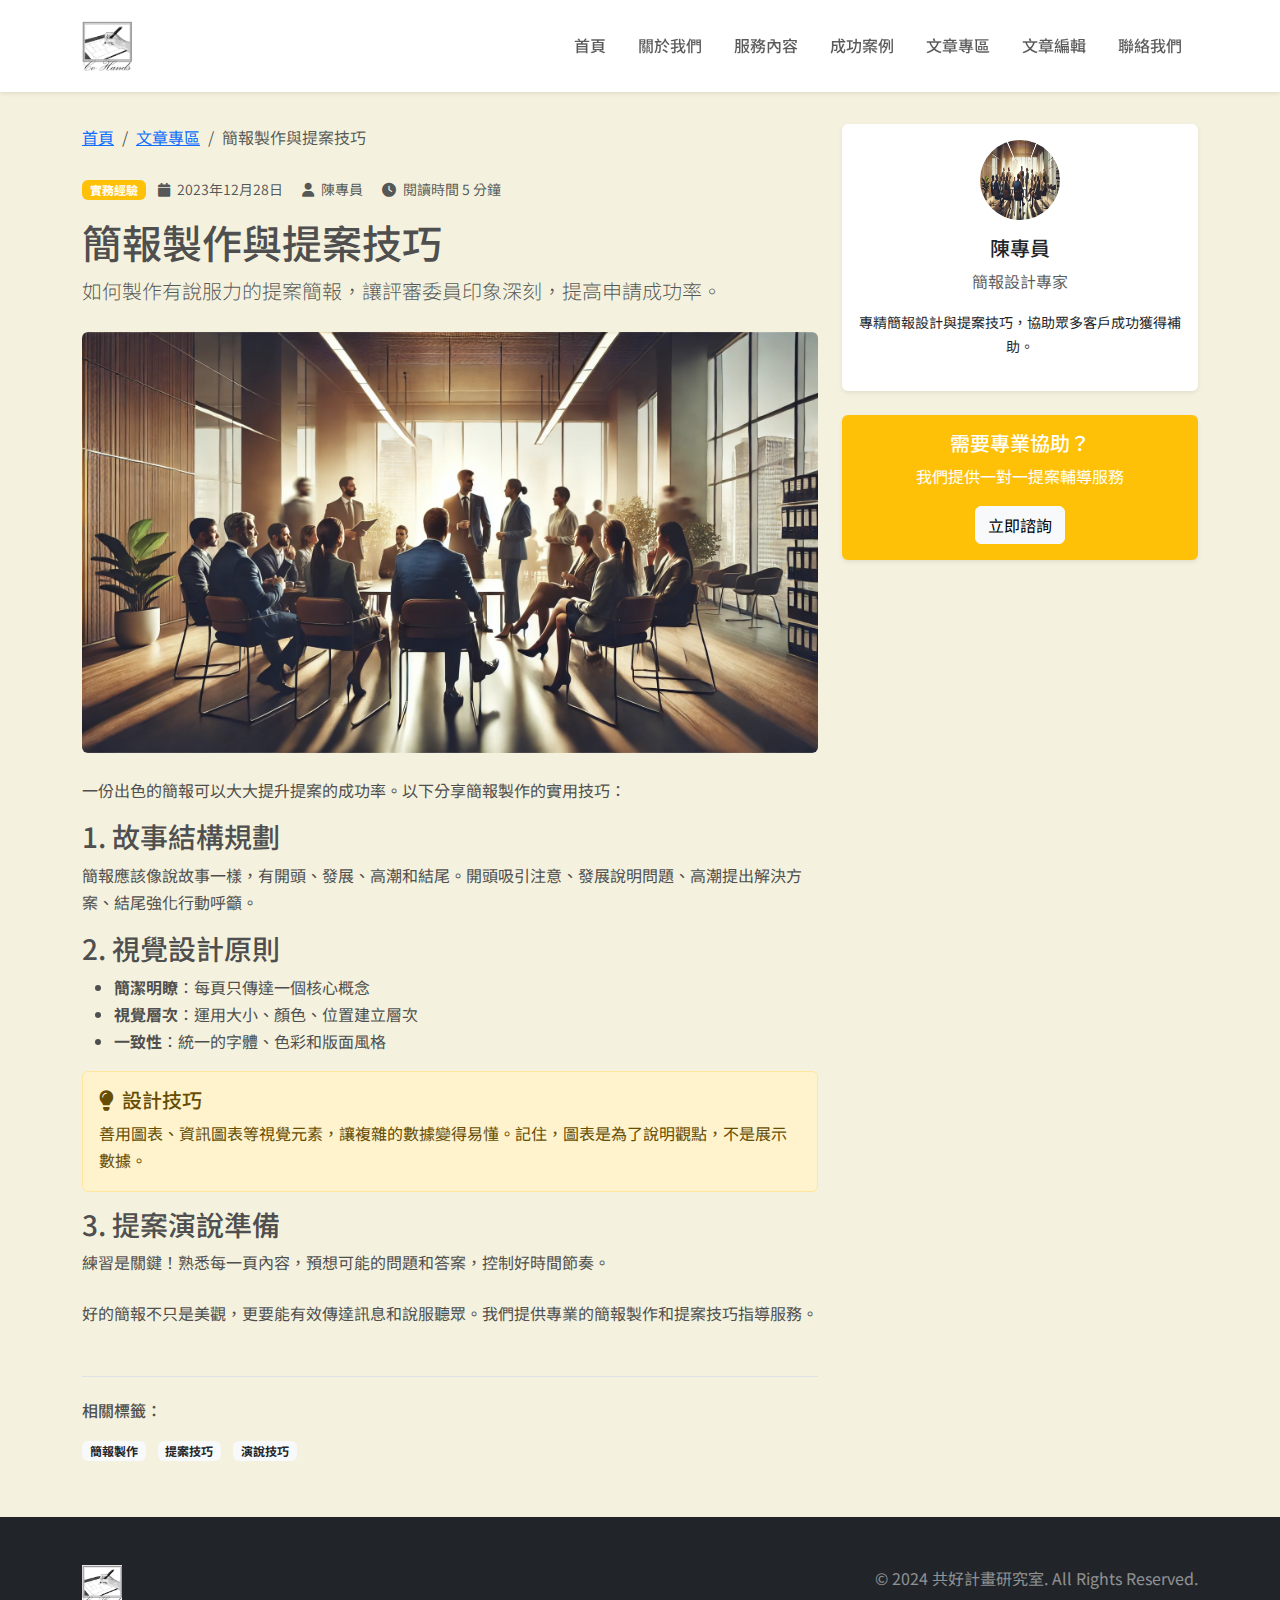
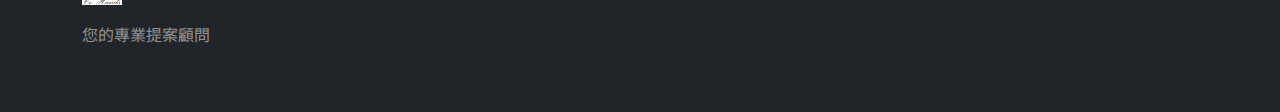
<file: article4.html>
<!DOCTYPE html>
<html lang="zh-TW">
<head>
    <meta charset="UTF-8">
    <meta name="viewport" content="width=device-width, initial-scale=1.0">
    <title>簡報製作與提案技巧 - 共好計畫研究室</title>
    <link href="https://cdn.jsdelivr.net/npm/bootstrap@5.3.0/dist/css/bootstrap.min.css" rel="stylesheet">
    <link href="https://fonts.googleapis.com/css2?family=Noto+Sans+TC:wght@300;400;500;700&display=swap" rel="stylesheet">
    <link rel="stylesheet" href="https://cdnjs.cloudflare.com/ajax/libs/font-awesome/6.0.0/css/all.min.css">
    <link rel="stylesheet" href="styles.css">
</head>
<body>
    <nav class="navbar navbar-expand-lg navbar-light bg-white fixed-top shadow-sm">
        <div class="container">
            <a class="navbar-brand" href="index.html">
                <img src="./img/logo.png" alt="共好計畫研究室" height="50">
            </a>
            <button class="navbar-toggler" type="button" data-bs-toggle="collapse" data-bs-target="#navbarNav">
                <span class="navbar-toggler-icon"></span>
            </button>
            <div class="collapse navbar-collapse" id="navbarNav">
                <ul class="navbar-nav ms-auto">
                    <li class="nav-item"><a class="nav-link" href="index.html#home">首頁</a></li>
                    <li class="nav-item"><a class="nav-link" href="index.html#about">關於我們</a></li>
                    <li class="nav-item"><a class="nav-link" href="index.html#services">服務內容</a></li>
                    <li class="nav-item"><a class="nav-link" href="index.html#cases">成功案例</a></li>
                    <li class="nav-item"><a class="nav-link" href="articles.html">文章專區</a></li>
                    <li class="nav-item"><a class="nav-link" href="editor.html">文章編輯</a></li>
                    <li class="nav-item"><a class="nav-link" href="index.html#contact">聯絡我們</a></li>
                </ul>
            </div>
        </div>
    </nav>

    <main class="py-5" style="margin-top: 76px;">
        <div class="container">
            <div class="row">
                <div class="col-lg-8">
                    <article class="article-content">
                        <nav aria-label="breadcrumb" class="mb-4">
                            <ol class="breadcrumb">
                                <li class="breadcrumb-item"><a href="index.html">首頁</a></li>
                                <li class="breadcrumb-item"><a href="articles.html">文章專區</a></li>
                                <li class="breadcrumb-item active" aria-current="page">簡報製作與提案技巧</li>
                            </ol>
                        </nav>

                        <header class="article-header mb-4">
                            <div class="mb-3">
                                <span class="badge bg-warning me-2">實務經驗</span>
                                <small class="text-muted">
                                    <i class="fas fa-calendar me-1"></i> 2023年12月28日
                                    <i class="fas fa-user ms-3 me-1"></i> 陳專員
                                    <i class="fas fa-clock ms-3 me-1"></i> 閱讀時間 5 分鐘
                                </small>
                            </div>
                            <h1 class="article-title">簡報製作與提案技巧</h1>
                            <p class="lead text-muted">如何製作有說服力的提案簡報，讓評審委員印象深刻，提高申請成功率。</p>
                        </header>

                        <div class="article-image mb-4">
                            <img src="img.jpg" class="img-fluid rounded" alt="文章特色圖片">
                        </div>

                        <div class="article-body">
                            <p>一份出色的簡報可以大大提升提案的成功率。以下分享簡報製作的實用技巧：</p>
                            
                            <h3>1. 故事結構規劃</h3>
                            <p>簡報應該像說故事一樣，有開頭、發展、高潮和結尾。開頭吸引注意、發展說明問題、高潮提出解決方案、結尾強化行動呼籲。</p>
                            
                            <h3>2. 視覺設計原則</h3>
                            <ul>
                                <li><strong>簡潔明瞭</strong>：每頁只傳達一個核心概念</li>
                                <li><strong>視覺層次</strong>：運用大小、顏色、位置建立層次</li>
                                <li><strong>一致性</strong>：統一的字體、色彩和版面風格</li>
                            </ul>
                            
                            <div class="alert alert-warning" role="alert">
                                <h5 class="alert-heading"><i class="fas fa-lightbulb me-2"></i>設計技巧</h5>
                                <p class="mb-0">善用圖表、資訊圖表等視覺元素，讓複雜的數據變得易懂。記住，圖表是為了說明觀點，不是展示數據。</p>
                            </div>
                            
                            <h3>3. 提案演說準備</h3>
                            <p>練習是關鍵！熟悉每一頁內容，預想可能的問題和答案，控制好時間節奏。</p>
                            
                            <p class="mt-4">好的簡報不只是美觀，更要能有效傳達訊息和說服聽眾。我們提供專業的簡報製作和提案技巧指導服務。</p>
                        </div>

                        <div class="article-tags mt-5 pt-4 border-top">
                            <h6 class="mb-3">相關標籤：</h6>
                            <span class="badge bg-light text-dark me-2 mb-2">簡報製作</span>
                            <span class="badge bg-light text-dark me-2 mb-2">提案技巧</span>
                            <span class="badge bg-light text-dark me-2 mb-2">演說技巧</span>
                        </div>
                    </article>
                </div>

                <div class="col-lg-4">
                    <div class="card border-0 shadow-sm mb-4">
                        <div class="card-body text-center">
                            <img src="img.jpg" class="rounded-circle mb-3" width="80" height="80" alt="作者頭像">
                            <h5 class="card-title">陳專員</h5>
                            <p class="card-text text-muted">簡報設計專家</p>
                            <p class="small">專精簡報設計與提案技巧，協助眾多客戶成功獲得補助。</p>
                        </div>
                    </div>

                    <div class="card border-0 shadow-sm bg-warning text-white">
                        <div class="card-body text-center">
                            <h5 class="card-title">需要專業協助？</h5>
                            <p class="card-text">我們提供一對一提案輔導服務</p>
                            <a href="index.html#contact" class="btn btn-light">立即諮詢</a>
                        </div>
                    </div>
                </div>
            </div>
        </div>
    </main>

    <footer class="footer bg-dark text-white py-5">
        <div class="container">
            <div class="row">
                <div class="col-md-6">
                    <img src="./img/logo.png" alt="共好計畫研究室" height="40" class="mb-3">
                    <p class="text-white-50">您的專業提案顧問</p>
                </div>
                <div class="col-md-6 text-md-end">
                    <p class="mb-0 text-white-50">&copy; 2024 共好計畫研究室. All Rights Reserved.</p>
                </div>
            </div>
        </div>
    </footer>

    <script src="https://cdn.jsdelivr.net/npm/bootstrap@5.3.0/dist/js/bootstrap.bundle.min.js"></script>
</body>
</html>
</file>
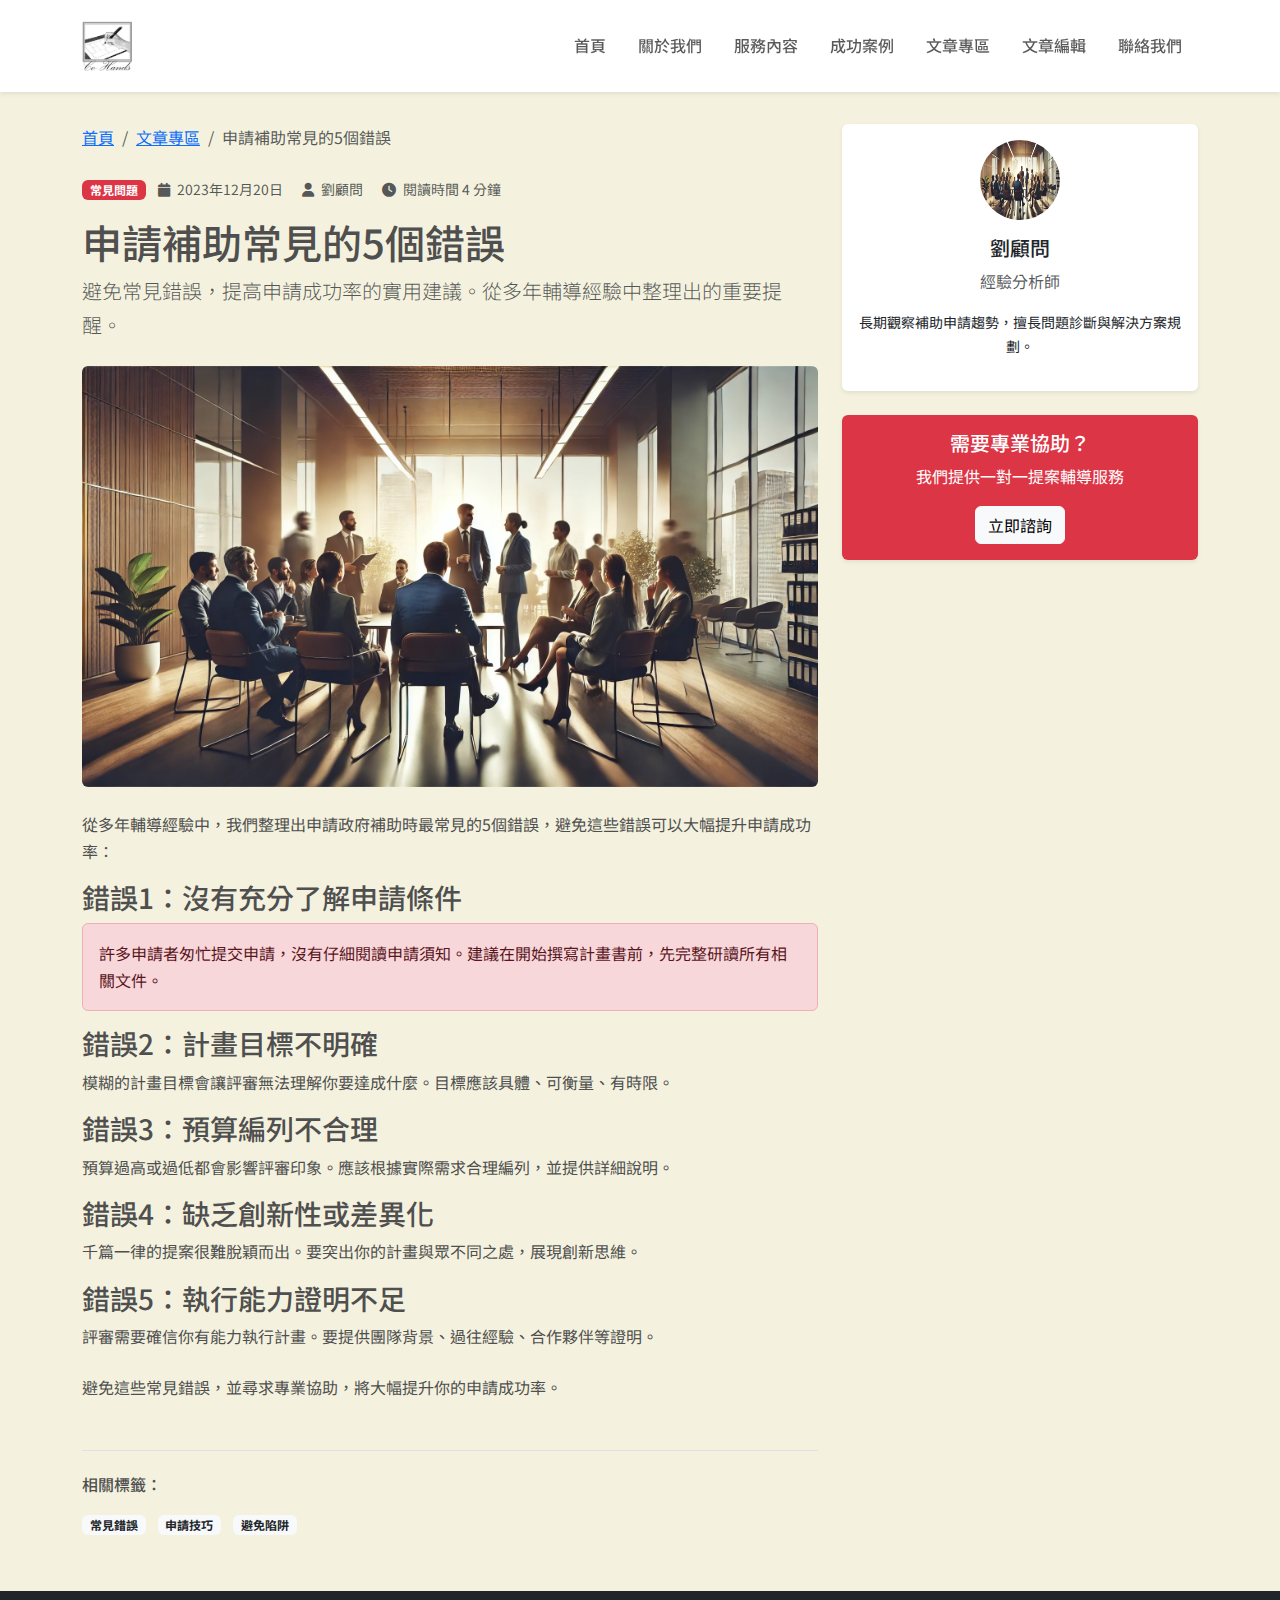
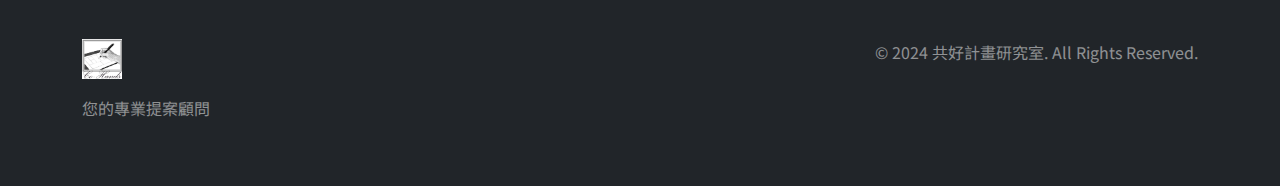
<file: article5.html>
<!DOCTYPE html>
<html lang="zh-TW">
<head>
    <meta charset="UTF-8">
    <meta name="viewport" content="width=device-width, initial-scale=1.0">
    <title>申請補助常見的5個錯誤 - 共好計畫研究室</title>
    <link href="https://cdn.jsdelivr.net/npm/bootstrap@5.3.0/dist/css/bootstrap.min.css" rel="stylesheet">
    <link href="https://fonts.googleapis.com/css2?family=Noto+Sans+TC:wght@300;400;500;700&display=swap" rel="stylesheet">
    <link rel="stylesheet" href="https://cdnjs.cloudflare.com/ajax/libs/font-awesome/6.0.0/css/all.min.css">
    <link rel="stylesheet" href="styles.css">
</head>
<body>
    <nav class="navbar navbar-expand-lg navbar-light bg-white fixed-top shadow-sm">
        <div class="container">
            <a class="navbar-brand" href="index.html">
                <img src="./img/logo.png" alt="共好計畫研究室" height="50">
            </a>
            <button class="navbar-toggler" type="button" data-bs-toggle="collapse" data-bs-target="#navbarNav">
                <span class="navbar-toggler-icon"></span>
            </button>
            <div class="collapse navbar-collapse" id="navbarNav">
                <ul class="navbar-nav ms-auto">
                    <li class="nav-item"><a class="nav-link" href="index.html#home">首頁</a></li>
                    <li class="nav-item"><a class="nav-link" href="index.html#about">關於我們</a></li>
                    <li class="nav-item"><a class="nav-link" href="index.html#services">服務內容</a></li>
                    <li class="nav-item"><a class="nav-link" href="index.html#cases">成功案例</a></li>
                    <li class="nav-item"><a class="nav-link" href="articles.html">文章專區</a></li>
                    <li class="nav-item"><a class="nav-link" href="editor.html">文章編輯</a></li>
                    <li class="nav-item"><a class="nav-link" href="index.html#contact">聯絡我們</a></li>
                </ul>
            </div>
        </div>
    </nav>

    <main class="py-5" style="margin-top: 76px;">
        <div class="container">
            <div class="row">
                <div class="col-lg-8">
                    <article class="article-content">
                        <nav aria-label="breadcrumb" class="mb-4">
                            <ol class="breadcrumb">
                                <li class="breadcrumb-item"><a href="index.html">首頁</a></li>
                                <li class="breadcrumb-item"><a href="articles.html">文章專區</a></li>
                                <li class="breadcrumb-item active" aria-current="page">申請補助常見的5個錯誤</li>
                            </ol>
                        </nav>

                        <header class="article-header mb-4">
                            <div class="mb-3">
                                <span class="badge bg-danger me-2">常見問題</span>
                                <small class="text-muted">
                                    <i class="fas fa-calendar me-1"></i> 2023年12月20日
                                    <i class="fas fa-user ms-3 me-1"></i> 劉顧問
                                    <i class="fas fa-clock ms-3 me-1"></i> 閱讀時間 4 分鐘
                                </small>
                            </div>
                            <h1 class="article-title">申請補助常見的5個錯誤</h1>
                            <p class="lead text-muted">避免常見錯誤，提高申請成功率的實用建議。從多年輔導經驗中整理出的重要提醒。</p>
                        </header>

                        <div class="article-image mb-4">
                            <img src="img.jpg" class="img-fluid rounded" alt="文章特色圖片">
                        </div>

                        <div class="article-body">
                            <p>從多年輔導經驗中，我們整理出申請政府補助時最常見的5個錯誤，避免這些錯誤可以大幅提升申請成功率：</p>
                            
                            <h3>錯誤1：沒有充分了解申請條件</h3>
                            <div class="alert alert-danger" role="alert">
                                <p class="mb-0">許多申請者匆忙提交申請，沒有仔細閱讀申請須知。建議在開始撰寫計畫書前，先完整研讀所有相關文件。</p>
                            </div>
                            
                            <h3>錯誤2：計畫目標不明確</h3>
                            <p>模糊的計畫目標會讓評審無法理解你要達成什麼。目標應該具體、可衡量、有時限。</p>
                            
                            <h3>錯誤3：預算編列不合理</h3>
                            <p>預算過高或過低都會影響評審印象。應該根據實際需求合理編列，並提供詳細說明。</p>
                            
                            <h3>錯誤4：缺乏創新性或差異化</h3>
                            <p>千篇一律的提案很難脫穎而出。要突出你的計畫與眾不同之處，展現創新思維。</p>
                            
                            <h3>錯誤5：執行能力證明不足</h3>
                            <p>評審需要確信你有能力執行計畫。要提供團隊背景、過往經驗、合作夥伴等證明。</p>
                            
                            <p class="mt-4">避免這些常見錯誤，並尋求專業協助，將大幅提升你的申請成功率。</p>
                        </div>

                        <div class="article-tags mt-5 pt-4 border-top">
                            <h6 class="mb-3">相關標籤：</h6>
                            <span class="badge bg-light text-dark me-2 mb-2">常見錯誤</span>
                            <span class="badge bg-light text-dark me-2 mb-2">申請技巧</span>
                            <span class="badge bg-light text-dark me-2 mb-2">避免陷阱</span>
                        </div>
                    </article>
                </div>

                <div class="col-lg-4">
                    <div class="card border-0 shadow-sm mb-4">
                        <div class="card-body text-center">
                            <img src="img.jpg" class="rounded-circle mb-3" width="80" height="80" alt="作者頭像">
                            <h5 class="card-title">劉顧問</h5>
                            <p class="card-text text-muted">經驗分析師</p>
                            <p class="small">長期觀察補助申請趨勢，擅長問題診斷與解決方案規劃。</p>
                        </div>
                    </div>

                    <div class="card border-0 shadow-sm bg-danger text-white">
                        <div class="card-body text-center">
                            <h5 class="card-title">需要專業協助？</h5>
                            <p class="card-text">我們提供一對一提案輔導服務</p>
                            <a href="index.html#contact" class="btn btn-light">立即諮詢</a>
                        </div>
                    </div>
                </div>
            </div>
        </div>
    </main>

    <footer class="footer bg-dark text-white py-5">
        <div class="container">
            <div class="row">
                <div class="col-md-6">
                    <img src="./img/logo.png" alt="共好計畫研究室" height="40" class="mb-3">
                    <p class="text-white-50">您的專業提案顧問</p>
                </div>
                <div class="col-md-6 text-md-end">
                    <p class="mb-0 text-white-50">&copy; 2024 共好計畫研究室. All Rights Reserved.</p>
                </div>
            </div>
        </div>
    </footer>

    <script src="https://cdn.jsdelivr.net/npm/bootstrap@5.3.0/dist/js/bootstrap.bundle.min.js"></script>
</body>
</html>
</file>
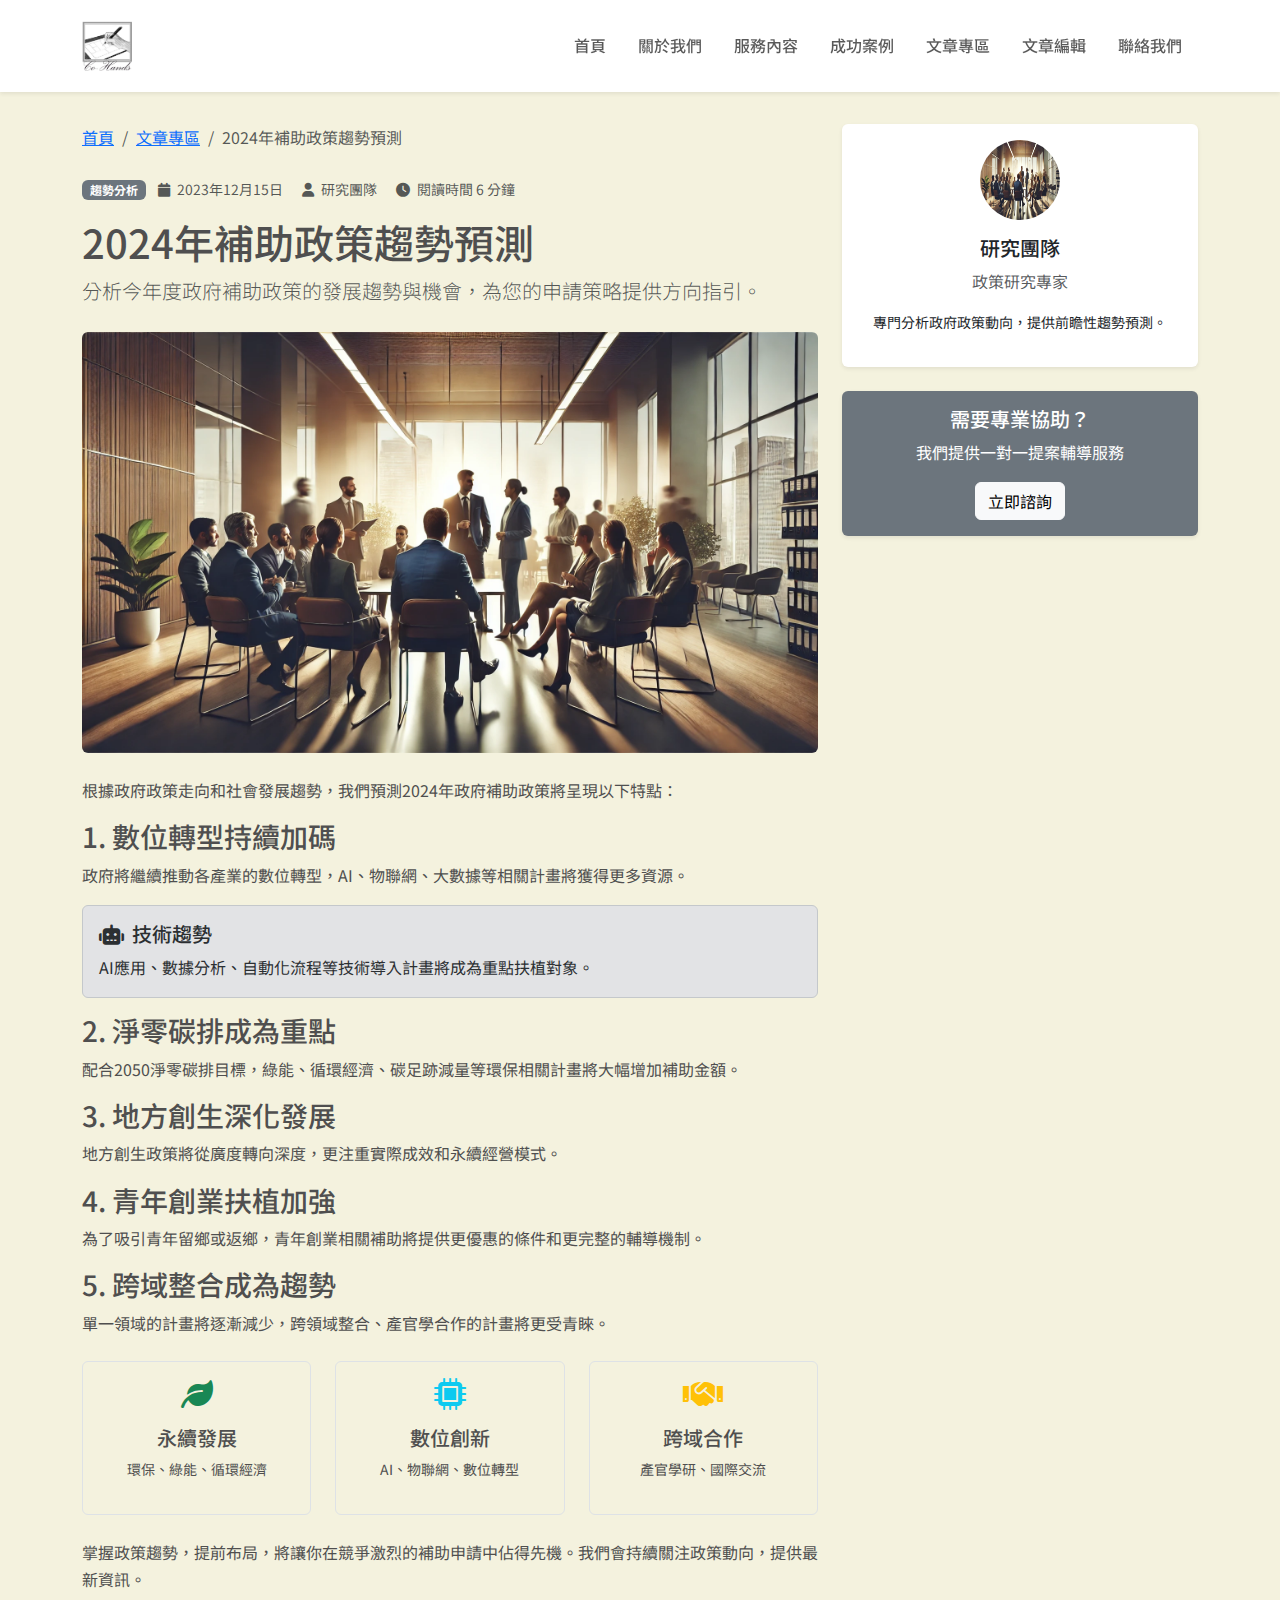
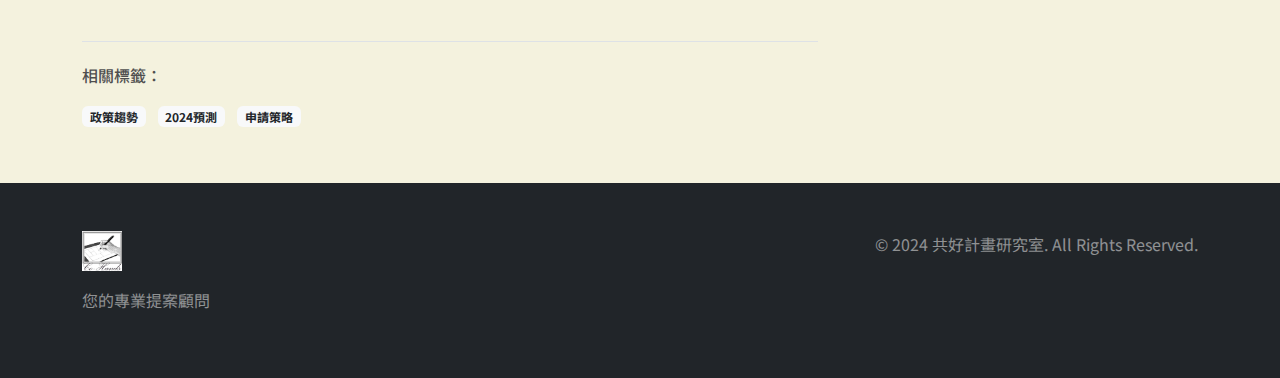
<file: article6.html>
<!DOCTYPE html>
<html lang="zh-TW">
<head>
    <meta charset="UTF-8">
    <meta name="viewport" content="width=device-width, initial-scale=1.0">
    <title>2024年補助政策趨勢預測 - 共好計畫研究室</title>
    <link href="https://cdn.jsdelivr.net/npm/bootstrap@5.3.0/dist/css/bootstrap.min.css" rel="stylesheet">
    <link href="https://fonts.googleapis.com/css2?family=Noto+Sans+TC:wght@300;400;500;700&display=swap" rel="stylesheet">
    <link rel="stylesheet" href="https://cdnjs.cloudflare.com/ajax/libs/font-awesome/6.0.0/css/all.min.css">
    <link rel="stylesheet" href="styles.css">
</head>
<body>
    <nav class="navbar navbar-expand-lg navbar-light bg-white fixed-top shadow-sm">
        <div class="container">
            <a class="navbar-brand" href="index.html">
                <img src="./img/logo.png" alt="共好計畫研究室" height="50">
            </a>
            <button class="navbar-toggler" type="button" data-bs-toggle="collapse" data-bs-target="#navbarNav">
                <span class="navbar-toggler-icon"></span>
            </button>
            <div class="collapse navbar-collapse" id="navbarNav">
                <ul class="navbar-nav ms-auto">
                    <li class="nav-item"><a class="nav-link" href="index.html#home">首頁</a></li>
                    <li class="nav-item"><a class="nav-link" href="index.html#about">關於我們</a></li>
                    <li class="nav-item"><a class="nav-link" href="index.html#services">服務內容</a></li>
                    <li class="nav-item"><a class="nav-link" href="index.html#cases">成功案例</a></li>
                    <li class="nav-item"><a class="nav-link" href="articles.html">文章專區</a></li>
                    <li class="nav-item"><a class="nav-link" href="editor.html">文章編輯</a></li>
                    <li class="nav-item"><a class="nav-link" href="index.html#contact">聯絡我們</a></li>
                </ul>
            </div>
        </div>
    </nav>

    <main class="py-5" style="margin-top: 76px;">
        <div class="container">
            <div class="row">
                <div class="col-lg-8">
                    <article class="article-content">
                        <nav aria-label="breadcrumb" class="mb-4">
                            <ol class="breadcrumb">
                                <li class="breadcrumb-item"><a href="index.html">首頁</a></li>
                                <li class="breadcrumb-item"><a href="articles.html">文章專區</a></li>
                                <li class="breadcrumb-item active" aria-current="page">2024年補助政策趨勢預測</li>
                            </ol>
                        </nav>

                        <header class="article-header mb-4">
                            <div class="mb-3">
                                <span class="badge bg-secondary me-2">趨勢分析</span>
                                <small class="text-muted">
                                    <i class="fas fa-calendar me-1"></i> 2023年12月15日
                                    <i class="fas fa-user ms-3 me-1"></i> 研究團隊
                                    <i class="fas fa-clock ms-3 me-1"></i> 閱讀時間 6 分鐘
                                </small>
                            </div>
                            <h1 class="article-title">2024年補助政策趨勢預測</h1>
                            <p class="lead text-muted">分析今年度政府補助政策的發展趨勢與機會，為您的申請策略提供方向指引。</p>
                        </header>

                        <div class="article-image mb-4">
                            <img src="img.jpg" class="img-fluid rounded" alt="文章特色圖片">
                        </div>

                        <div class="article-body">
                            <p>根據政府政策走向和社會發展趨勢，我們預測2024年政府補助政策將呈現以下特點：</p>
                            
                            <h3>1. 數位轉型持續加碼</h3>
                            <p>政府將繼續推動各產業的數位轉型，AI、物聯網、大數據等相關計畫將獲得更多資源。</p>
                            
                            <div class="alert alert-secondary" role="alert">
                                <h5 class="alert-heading"><i class="fas fa-robot me-2"></i>技術趨勢</h5>
                                <p class="mb-0">AI應用、數據分析、自動化流程等技術導入計畫將成為重點扶植對象。</p>
                            </div>
                            
                            <h3>2. 淨零碳排成為重點</h3>
                            <p>配合2050淨零碳排目標，綠能、循環經濟、碳足跡減量等環保相關計畫將大幅增加補助金額。</p>
                            
                            <h3>3. 地方創生深化發展</h3>
                            <p>地方創生政策將從廣度轉向深度，更注重實際成效和永續經營模式。</p>
                            
                            <h3>4. 青年創業扶植加強</h3>
                            <p>為了吸引青年留鄉或返鄉，青年創業相關補助將提供更優惠的條件和更完整的輔導機制。</p>
                            
                            <h3>5. 跨域整合成為趨勢</h3>
                            <p>單一領域的計畫將逐漸減少，跨領域整合、產官學合作的計畫將更受青睞。</p>
                            
                            <div class="row text-center my-4">
                                <div class="col-md-4">
                                    <div class="p-3 border rounded">
                                        <i class="fas fa-leaf fa-2x text-success mb-3"></i>
                                        <h5>永續發展</h5>
                                        <p class="small">環保、綠能、循環經濟</p>
                                    </div>
                                </div>
                                <div class="col-md-4">
                                    <div class="p-3 border rounded">
                                        <i class="fas fa-microchip fa-2x text-info mb-3"></i>
                                        <h5>數位創新</h5>
                                        <p class="small">AI、物聯網、數位轉型</p>
                                    </div>
                                </div>
                                <div class="col-md-4">
                                    <div class="p-3 border rounded">
                                        <i class="fas fa-handshake fa-2x text-warning mb-3"></i>
                                        <h5>跨域合作</h5>
                                        <p class="small">產官學研、國際交流</p>
                                    </div>
                                </div>
                            </div>
                            
                            <p class="mt-4">掌握政策趨勢，提前布局，將讓你在競爭激烈的補助申請中佔得先機。我們會持續關注政策動向，提供最新資訊。</p>
                        </div>

                        <div class="article-tags mt-5 pt-4 border-top">
                            <h6 class="mb-3">相關標籤：</h6>
                            <span class="badge bg-light text-dark me-2 mb-2">政策趨勢</span>
                            <span class="badge bg-light text-dark me-2 mb-2">2024預測</span>
                            <span class="badge bg-light text-dark me-2 mb-2">申請策略</span>
                        </div>
                    </article>
                </div>

                <div class="col-lg-4">
                    <div class="card border-0 shadow-sm mb-4">
                        <div class="card-body text-center">
                            <img src="img.jpg" class="rounded-circle mb-3" width="80" height="80" alt="作者頭像">
                            <h5 class="card-title">研究團隊</h5>
                            <p class="card-text text-muted">政策研究專家</p>
                            <p class="small">專門分析政府政策動向，提供前瞻性趨勢預測。</p>
                        </div>
                    </div>

                    <div class="card border-0 shadow-sm bg-secondary text-white">
                        <div class="card-body text-center">
                            <h5 class="card-title">需要專業協助？</h5>
                            <p class="card-text">我們提供一對一提案輔導服務</p>
                            <a href="index.html#contact" class="btn btn-light">立即諮詢</a>
                        </div>
                    </div>
                </div>
            </div>
        </div>
    </main>

    <footer class="footer bg-dark text-white py-5">
        <div class="container">
            <div class="row">
                <div class="col-md-6">
                    <img src="./img/logo.png" alt="共好計畫研究室" height="40" class="mb-3">
                    <p class="text-white-50">您的專業提案顧問</p>
                </div>
                <div class="col-md-6 text-md-end">
                    <p class="mb-0 text-white-50">&copy; 2024 共好計畫研究室. All Rights Reserved.</p>
                </div>
            </div>
        </div>
    </footer>

    <script src="https://cdn.jsdelivr.net/npm/bootstrap@5.3.0/dist/js/bootstrap.bundle.min.js"></script>
</body>
</html>
</file>
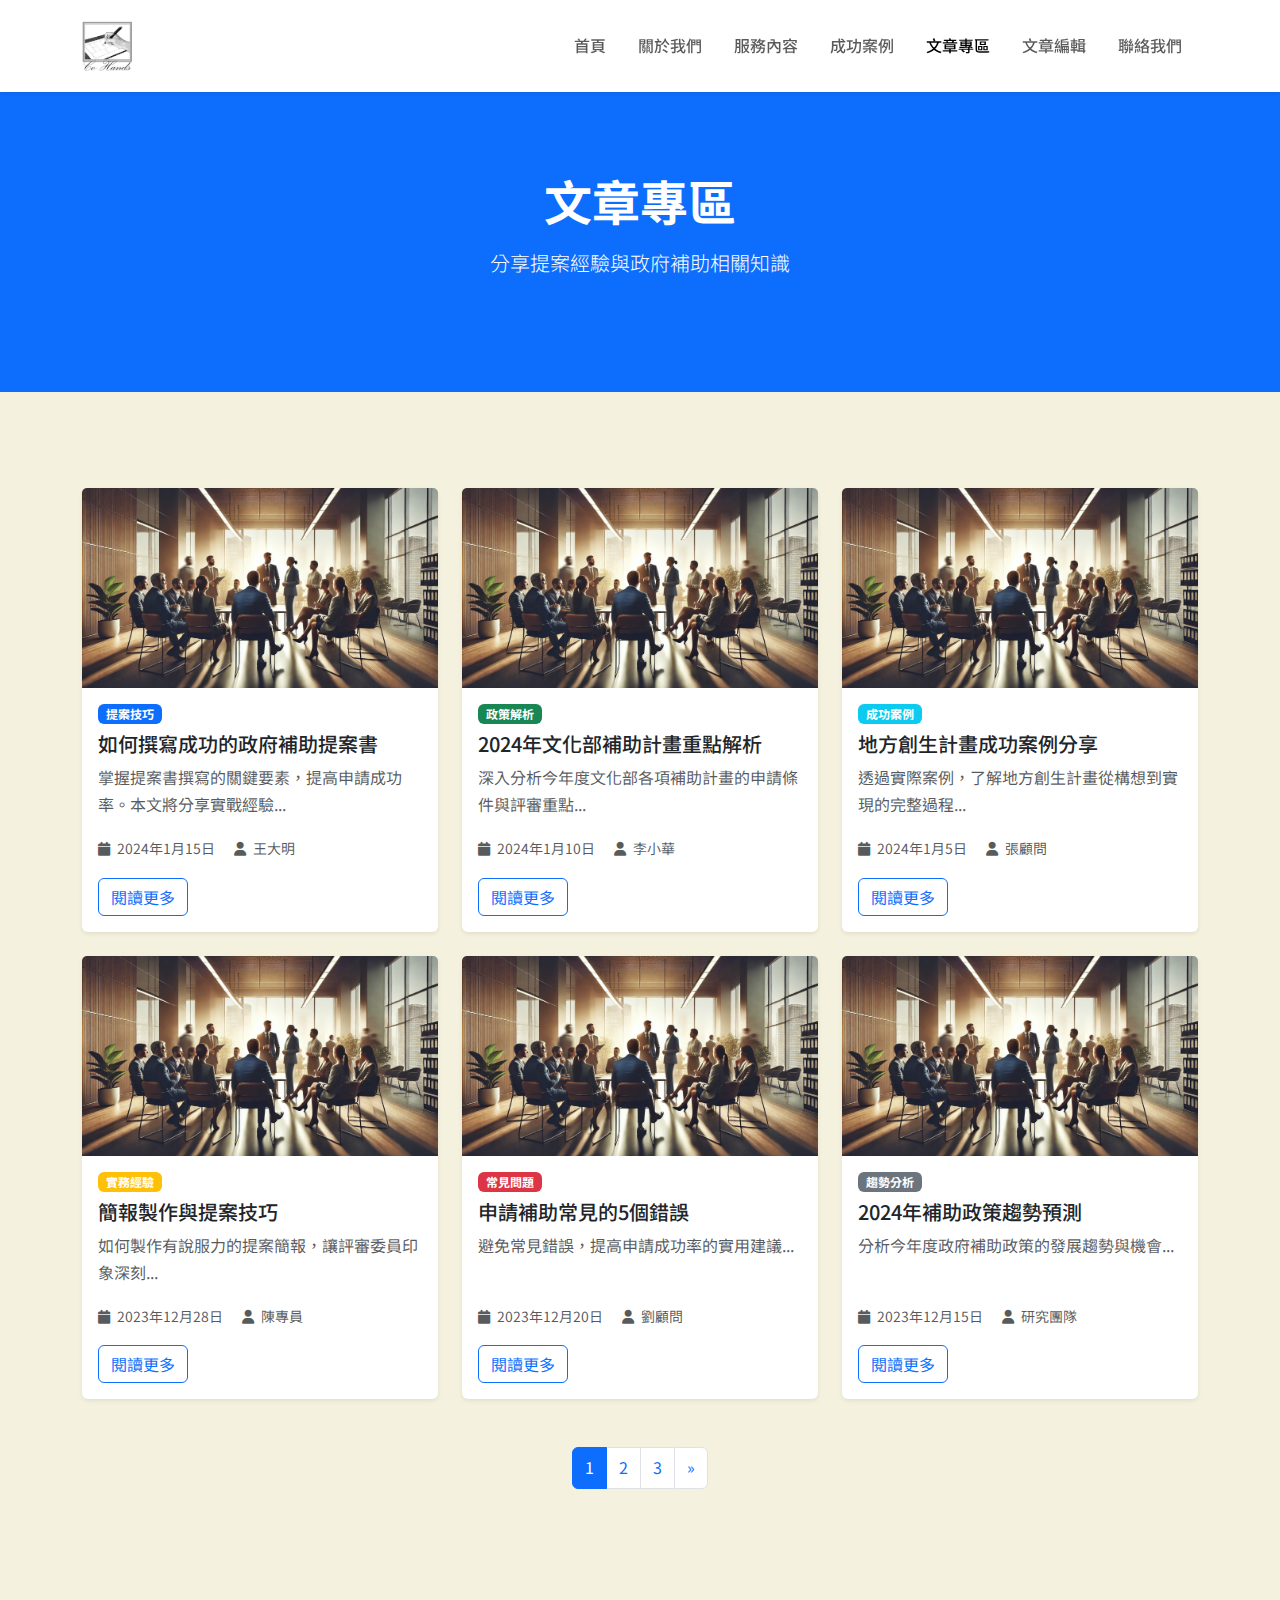
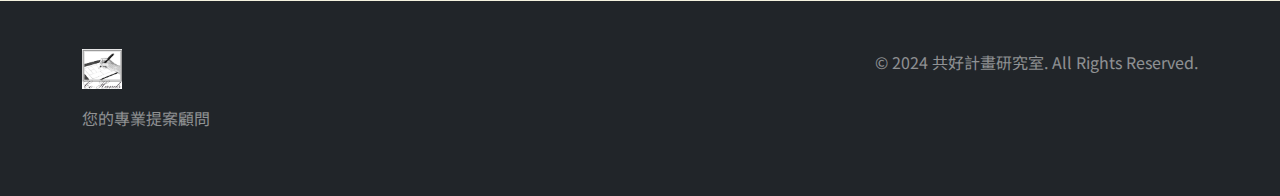
<file: articles.html>
<!DOCTYPE html>
<html lang="zh-TW">
<head>
    <meta charset="UTF-8">
    <meta name="viewport" content="width=device-width, initial-scale=1.0">
    <title>文章專區 - 共好計畫研究室</title>
    
    <!-- Bootstrap 5 CSS -->
    <link href="https://cdn.jsdelivr.net/npm/bootstrap@5.3.0/dist/css/bootstrap.min.css" rel="stylesheet">
    <!-- 引入繁體中文字體 -->
    <link href="https://fonts.googleapis.com/css2?family=Noto+Sans+TC:wght@300;400;500;700&display=swap" rel="stylesheet">
    <!-- Font Awesome 圖標 -->
    <link rel="stylesheet" href="https://cdnjs.cloudflare.com/ajax/libs/font-awesome/6.0.0/css/all.min.css">
    <!-- 自定義樣式 -->
    <link rel="stylesheet" href="styles.css">
</head>
<body>
    <!-- 導航欄 -->
    <nav class="navbar navbar-expand-lg navbar-light bg-white fixed-top shadow-sm">
        <div class="container">
            <a class="navbar-brand" href="index.html">
                <img src="./img/logo.png" alt="共好計畫研究室" height="50">
            </a>
            <button class="navbar-toggler" type="button" data-bs-toggle="collapse" data-bs-target="#navbarNav">
                <span class="navbar-toggler-icon"></span>
            </button>
            <div class="collapse navbar-collapse" id="navbarNav">
                <ul class="navbar-nav ms-auto">
                    <li class="nav-item">
                        <a class="nav-link" href="index.html#home">首頁</a>
                    </li>
                    <li class="nav-item">
                        <a class="nav-link" href="index.html#about">關於我們</a>
                    </li>
                    <li class="nav-item">
                        <a class="nav-link" href="index.html#services">服務內容</a>
                    </li>
                    <li class="nav-item">
                        <a class="nav-link" href="index.html#cases">成功案例</a>
                    </li>
                    <li class="nav-item">
                        <a class="nav-link active" href="articles.html">文章專區</a>
                    </li>
                    <li class="nav-item">
                        <a class="nav-link" href="editor.html">文章編輯</a>
                    </li>
                    <li class="nav-item">
                        <a class="nav-link" href="index.html#contact">聯絡我們</a>
                    </li>
                </ul>
            </div>
        </div>
    </nav>

    <!-- 頁面標題 -->
    <section class="py-8 bg-primary text-white" style="margin-top: 76px;">
        <div class="container">
            <div class="row justify-content-center text-center">
                <div class="col-lg-8">
                    <h1 class="display-5 fw-bold mb-3">文章專區</h1>
                    <p class="lead">分享提案經驗與政府補助相關知識</p>
                </div>
            </div>
        </div>
    </section>

    <!-- 文章列表 -->
    <section class="py-8">
        <div class="container">
            <div class="row g-4">
                <!-- 文章卡片 1 -->
                <div class="col-lg-4 col-md-6">
                    <div class="card border-0 shadow-sm h-100">
                        <img src="img.jpg" class="card-img-top" alt="文章圖片" style="height: 200px; object-fit: cover;">
                        <div class="card-body d-flex flex-column">
                            <span class="badge bg-primary mb-2 align-self-start">提案技巧</span>
                            <h5 class="card-title">如何撰寫成功的政府補助提案書</h5>
                            <p class="card-text text-muted">掌握提案書撰寫的關鍵要素，提高申請成功率。本文將分享實戰經驗...</p>
                            <div class="mt-auto">
                                <small class="text-muted">
                                    <i class="fas fa-calendar me-1"></i> 2024年1月15日
                                    <i class="fas fa-user ms-3 me-1"></i> 王大明
                                </small>
                                <div class="mt-3">
                                    <a href="article1.html" class="btn btn-outline-primary">閱讀更多</a>
                                </div>
                            </div>
                        </div>
                    </div>
                </div>

                <!-- 文章卡片 2 -->
                <div class="col-lg-4 col-md-6">
                    <div class="card border-0 shadow-sm h-100">
                        <img src="img.jpg" class="card-img-top" alt="文章圖片" style="height: 200px; object-fit: cover;">
                        <div class="card-body d-flex flex-column">
                            <span class="badge bg-success mb-2 align-self-start">政策解析</span>
                            <h5 class="card-title">2024年文化部補助計畫重點解析</h5>
                            <p class="card-text text-muted">深入分析今年度文化部各項補助計畫的申請條件與評審重點...</p>
                            <div class="mt-auto">
                                <small class="text-muted">
                                    <i class="fas fa-calendar me-1"></i> 2024年1月10日
                                    <i class="fas fa-user ms-3 me-1"></i> 李小華
                                </small>
                                <div class="mt-3">
                                    <a href="article2.html" class="btn btn-outline-primary">閱讀更多</a>
                                </div>
                            </div>
                        </div>
                    </div>
                </div>

                <!-- 文章卡片 3 -->
                <div class="col-lg-4 col-md-6">
                    <div class="card border-0 shadow-sm h-100">
                        <img src="img.jpg" class="card-img-top" alt="文章圖片" style="height: 200px; object-fit: cover;">
                        <div class="card-body d-flex flex-column">
                            <span class="badge bg-info mb-2 align-self-start">成功案例</span>
                            <h5 class="card-title">地方創生計畫成功案例分享</h5>
                            <p class="card-text text-muted">透過實際案例，了解地方創生計畫從構想到實現的完整過程...</p>
                            <div class="mt-auto">
                                <small class="text-muted">
                                    <i class="fas fa-calendar me-1"></i> 2024年1月5日
                                    <i class="fas fa-user ms-3 me-1"></i> 張顧問
                                </small>
                                <div class="mt-3">
                                    <a href="article3.html" class="btn btn-outline-primary">閱讀更多</a>
                                </div>
                            </div>
                        </div>
                    </div>
                </div>

                <!-- 文章卡片 4 -->
                <div class="col-lg-4 col-md-6">
                    <div class="card border-0 shadow-sm h-100">
                        <img src="img.jpg" class="card-img-top" alt="文章圖片" style="height: 200px; object-fit: cover;">
                        <div class="card-body d-flex flex-column">
                            <span class="badge bg-warning mb-2 align-self-start">實務經驗</span>
                            <h5 class="card-title">簡報製作與提案技巧</h5>
                            <p class="card-text text-muted">如何製作有說服力的提案簡報，讓評審委員印象深刻...</p>
                            <div class="mt-auto">
                                <small class="text-muted">
                                    <i class="fas fa-calendar me-1"></i> 2023年12月28日
                                    <i class="fas fa-user ms-3 me-1"></i> 陳專員
                                </small>
                                <div class="mt-3">
                                    <a href="article4.html" class="btn btn-outline-primary">閱讀更多</a>
                                </div>
                            </div>
                        </div>
                    </div>
                </div>

                <!-- 文章卡片 5 -->
                <div class="col-lg-4 col-md-6">
                    <div class="card border-0 shadow-sm h-100">
                        <img src="img.jpg" class="card-img-top" alt="文章圖片" style="height: 200px; object-fit: cover;">
                        <div class="card-body d-flex flex-column">
                            <span class="badge bg-danger mb-2 align-self-start">常見問題</span>
                            <h5 class="card-title">申請補助常見的5個錯誤</h5>
                            <p class="card-text text-muted">避免常見錯誤，提高申請成功率的實用建議...</p>
                            <div class="mt-auto">
                                <small class="text-muted">
                                    <i class="fas fa-calendar me-1"></i> 2023年12月20日
                                    <i class="fas fa-user ms-3 me-1"></i> 劉顧問
                                </small>
                                <div class="mt-3">
                                    <a href="article5.html" class="btn btn-outline-primary">閱讀更多</a>
                                </div>
                            </div>
                        </div>
                    </div>
                </div>

                <!-- 文章卡片 6 -->
                <div class="col-lg-4 col-md-6">
                    <div class="card border-0 shadow-sm h-100">
                        <img src="img.jpg" class="card-img-top" alt="文章圖片" style="height: 200px; object-fit: cover;">
                        <div class="card-body d-flex flex-column">
                            <span class="badge bg-secondary mb-2 align-self-start">趨勢分析</span>
                            <h5 class="card-title">2024年補助政策趨勢預測</h5>
                            <p class="card-text text-muted">分析今年度政府補助政策的發展趨勢與機會...</p>
                            <div class="mt-auto">
                                <small class="text-muted">
                                    <i class="fas fa-calendar me-1"></i> 2023年12月15日
                                    <i class="fas fa-user ms-3 me-1"></i> 研究團隊
                                </small>
                                <div class="mt-3">
                                    <a href="article6.html" class="btn btn-outline-primary">閱讀更多</a>
                                </div>
                            </div>
                        </div>
                    </div>
                </div>
            </div>

            <!-- 分頁 -->
            <div class="row mt-5">
                <div class="col-12 d-flex justify-content-center">
                    <nav aria-label="文章分頁">
                        <ul class="pagination">
                            <li class="page-item active">
                                <a class="page-link" href="#">1</a>
                            </li>
                            <li class="page-item">
                                <a class="page-link" href="#">2</a>
                            </li>
                            <li class="page-item">
                                <a class="page-link" href="#">3</a>
                            </li>
                            <li class="page-item">
                                <a class="page-link" href="#" aria-label="Next">
                                    <span aria-hidden="true">&raquo;</span>
                                </a>
                            </li>
                        </ul>
                    </nav>
                </div>
            </div>
        </div>
    </section>

    <!-- Footer -->
    <footer class="footer bg-dark text-white py-5">
        <div class="container">
            <div class="row">
                <div class="col-md-6">
                    <img src="./img/logo.png" alt="共好計畫研究室" height="40" class="mb-3">
                    <p class="text-white-50">您的專業提案顧問</p>
                </div>
                <div class="col-md-6 text-md-end">
                    <p class="mb-0 text-white-50">&copy; 2024 共好計畫研究室. All Rights Reserved.</p>
                </div>
            </div>
        </div>
    </footer>

    <!-- Bootstrap 5 JS -->
    <script src="https://cdn.jsdelivr.net/npm/bootstrap@5.3.0/dist/js/bootstrap.bundle.min.js"></script>
</body>
</html>
</file>
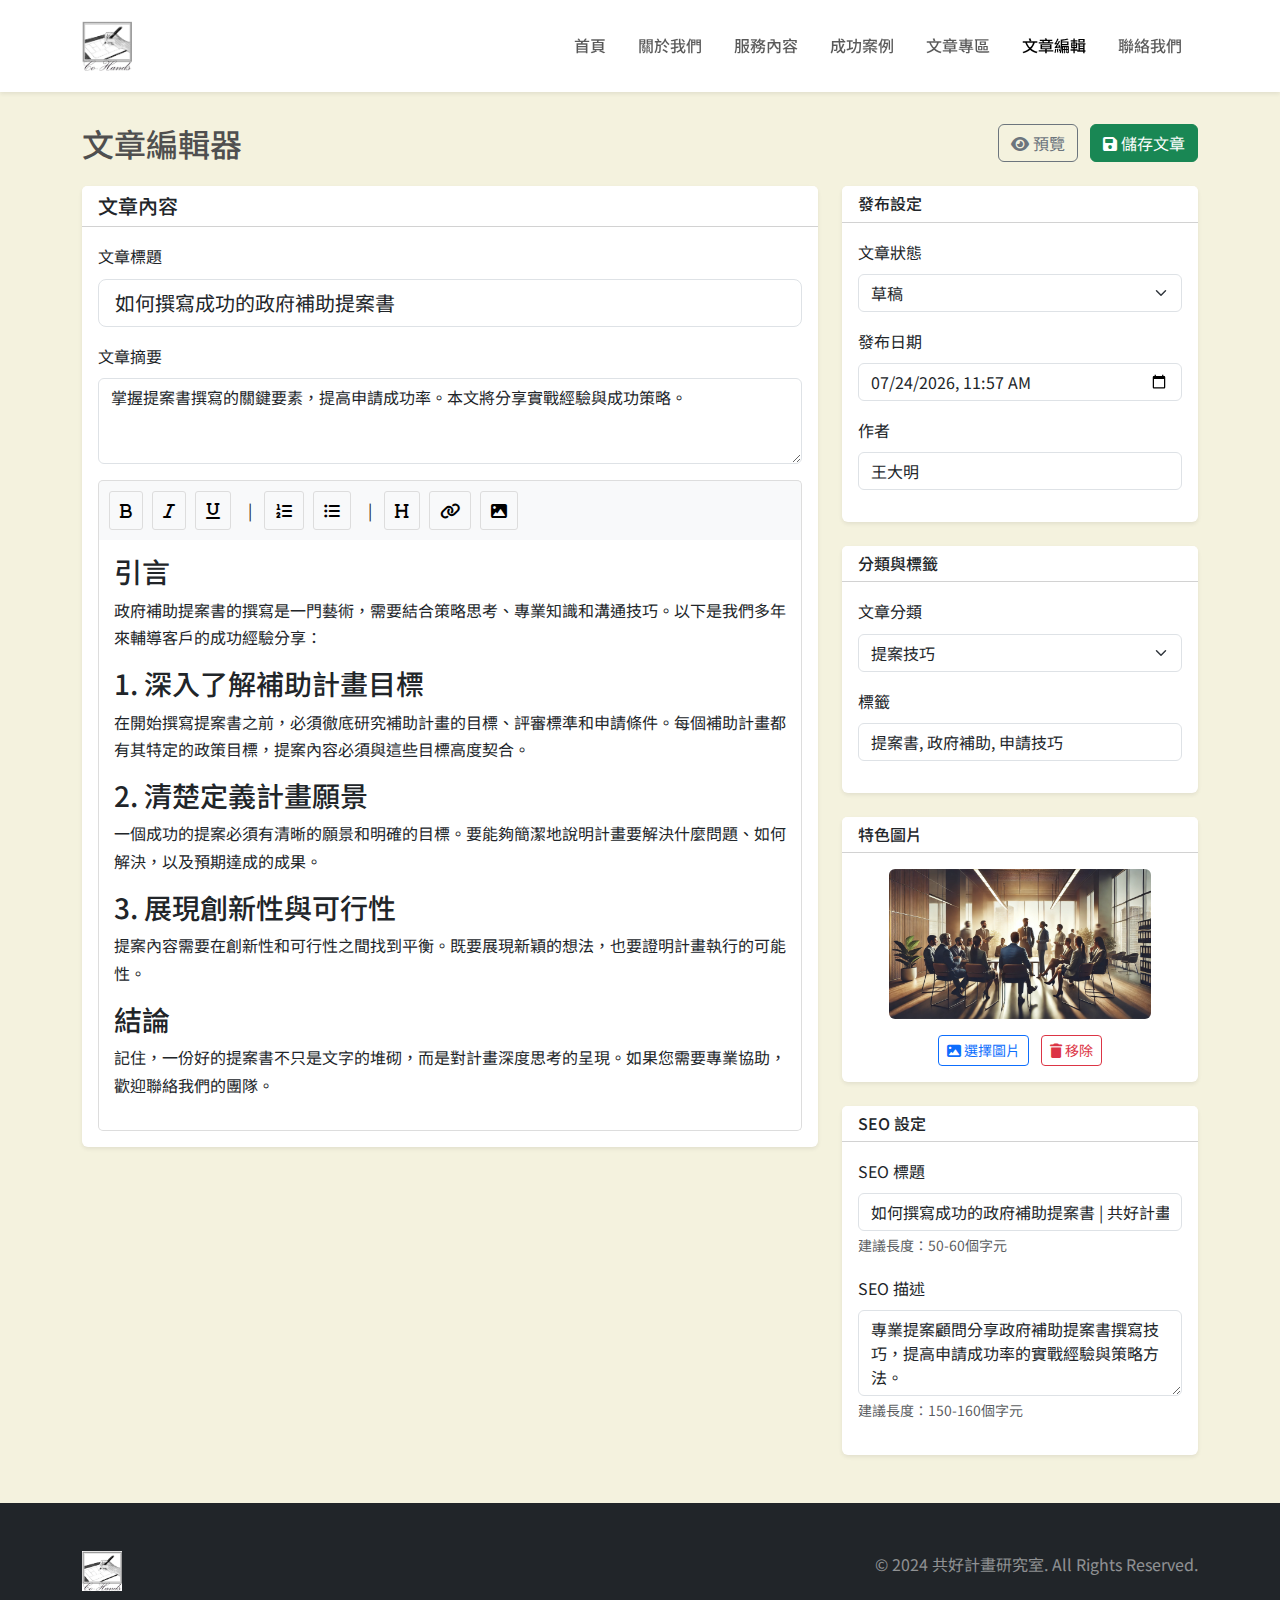
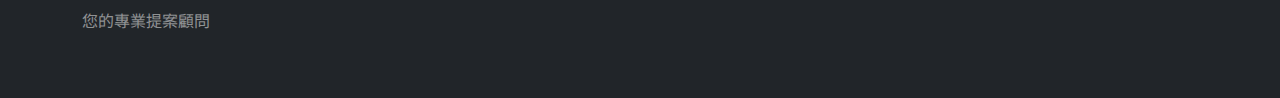
<file: editor.html>
<!DOCTYPE html>
<html lang="zh-TW">
<head>
    <meta charset="UTF-8">
    <meta name="viewport" content="width=device-width, initial-scale=1.0">
    <title>文章編輯器 - 共好計畫研究室</title>
    
    <!-- Bootstrap 5 CSS -->
    <link href="https://cdn.jsdelivr.net/npm/bootstrap@5.3.0/dist/css/bootstrap.min.css" rel="stylesheet">
    <!-- 引入繁體中文字體 -->
    <link href="https://fonts.googleapis.com/css2?family=Noto+Sans+TC:wght@300;400;500;700&display=swap" rel="stylesheet">
    <!-- Font Awesome 圖標 -->
    <link rel="stylesheet" href="https://cdnjs.cloudflare.com/ajax/libs/font-awesome/6.0.0/css/all.min.css">
    <!-- 自定義樣式 -->
    <link rel="stylesheet" href="styles.css">
    
    <style>
        .editor-toolbar {
            border: 1px solid #ddd;
            border-bottom: none;
            padding: 10px;
            background-color: #f8f9fa;
            border-radius: 5px 5px 0 0;
        }
        
        .editor-content {
            border: 1px solid #ddd;
            border-top: none;
            min-height: 400px;
            padding: 15px;
            border-radius: 0 0 5px 5px;
            font-family: 'Noto Sans TC', sans-serif;
        }
        
        .toolbar-btn {
            background: none;
            border: 1px solid #ddd;
            padding: 5px 10px;
            margin-right: 5px;
            cursor: pointer;
            border-radius: 3px;
        }
        
        .toolbar-btn:hover {
            background-color: #e9ecef;
        }
        
        .toolbar-btn.active {
            background-color: #007bff;
            color: white;
        }
        
        .preview-mode {
            background-color: #f8f9fa;
            border: 1px solid #ddd;
            border-radius: 5px;
            padding: 20px;
            min-height: 400px;
        }
    </style>
</head>
<body>
    <!-- 導航欄 -->
    <nav class="navbar navbar-expand-lg navbar-light bg-white fixed-top shadow-sm">
        <div class="container">
            <a class="navbar-brand" href="index.html">
                <img src="./img/logo.png" alt="共好計畫研究室" height="50">
            </a>
            <button class="navbar-toggler" type="button" data-bs-toggle="collapse" data-bs-target="#navbarNav">
                <span class="navbar-toggler-icon"></span>
            </button>
            <div class="collapse navbar-collapse" id="navbarNav">
                <ul class="navbar-nav ms-auto">
                    <li class="nav-item">
                        <a class="nav-link" href="index.html#home">首頁</a>
                    </li>
                    <li class="nav-item">
                        <a class="nav-link" href="index.html#about">關於我們</a>
                    </li>
                    <li class="nav-item">
                        <a class="nav-link" href="index.html#services">服務內容</a>
                    </li>
                    <li class="nav-item">
                        <a class="nav-link" href="index.html#cases">成功案例</a>
                    </li>
                    <li class="nav-item">
                        <a class="nav-link" href="articles.html">文章專區</a>
                    </li>
                    <li class="nav-item">
                        <a class="nav-link active" href="editor.html">文章編輯</a>
                    </li>
                    <li class="nav-item">
                        <a class="nav-link" href="index.html#contact">聯絡我們</a>
                    </li>
                </ul>
            </div>
        </div>
    </nav>

    <!-- 編輯器主體 -->
    <div class="container py-5" style="margin-top: 76px;">
        <div class="row">
            <div class="col-12">
                <div class="d-flex justify-content-between align-items-center mb-4">
                    <h1 class="h2 mb-0">文章編輯器</h1>
                    <div>
                        <button class="btn btn-outline-secondary me-2" onclick="togglePreview()">
                            <i class="fas fa-eye"></i> 預覽
                        </button>
                        <button class="btn btn-success" onclick="saveArticle()">
                            <i class="fas fa-save"></i> 儲存文章
                        </button>
                    </div>
                </div>
            </div>
        </div>

        <div class="row">
            <!-- 左側編輯區 -->
            <div class="col-lg-8">
                <div class="card border-0 shadow-sm">
                    <div class="card-header bg-white">
                        <h5 class="card-title mb-0">文章內容</h5>
                    </div>
                    <div class="card-body">
                        <!-- 文章標題 -->
                        <div class="mb-3">
                            <label for="articleTitle" class="form-label">文章標題</label>
                            <input type="text" class="form-control form-control-lg" id="articleTitle" 
                                   placeholder="請輸入文章標題..." 
                                   value="如何撰寫成功的政府補助提案書">
                        </div>

                        <!-- 文章摘要 -->
                        <div class="mb-3">
                            <label for="articleSummary" class="form-label">文章摘要</label>
                            <textarea class="form-control" id="articleSummary" rows="3" 
                                      placeholder="請輸入文章摘要...">掌握提案書撰寫的關鍵要素，提高申請成功率。本文將分享實戰經驗與成功策略。</textarea>
                        </div>

                        <!-- 編輯器工具列 -->
                        <div class="editor-toolbar">
                            <button class="toolbar-btn" onclick="formatText('bold')" title="粗體">
                                <i class="fas fa-bold"></i>
                            </button>
                            <button class="toolbar-btn" onclick="formatText('italic')" title="斜體">
                                <i class="fas fa-italic"></i>
                            </button>
                            <button class="toolbar-btn" onclick="formatText('underline')" title="底線">
                                <i class="fas fa-underline"></i>
                            </button>
                            <span class="mx-2">|</span>
                            <button class="toolbar-btn" onclick="formatText('insertOrderedList')" title="有序列表">
                                <i class="fas fa-list-ol"></i>
                            </button>
                            <button class="toolbar-btn" onclick="formatText('insertUnorderedList')" title="無序列表">
                                <i class="fas fa-list-ul"></i>
                            </button>
                            <span class="mx-2">|</span>
                            <button class="toolbar-btn" onclick="insertHeading()" title="標題">
                                <i class="fas fa-heading"></i>
                            </button>
                            <button class="toolbar-btn" onclick="insertLink()" title="連結">
                                <i class="fas fa-link"></i>
                            </button>
                            <button class="toolbar-btn" onclick="insertImage()" title="圖片">
                                <i class="fas fa-image"></i>
                            </button>
                        </div>

                        <!-- 編輯器內容區 -->
                        <div class="editor-content" contenteditable="true" id="articleContent">
                            <h3>引言</h3>
                            <p>政府補助提案書的撰寫是一門藝術，需要結合策略思考、專業知識和溝通技巧。以下是我們多年來輔導客戶的成功經驗分享：</p>
                            
                            <h3>1. 深入了解補助計畫目標</h3>
                            <p>在開始撰寫提案書之前，必須徹底研究補助計畫的目標、評審標準和申請條件。每個補助計畫都有其特定的政策目標，提案內容必須與這些目標高度契合。</p>
                            
                            <h3>2. 清楚定義計畫願景</h3>
                            <p>一個成功的提案必須有清晰的願景和明確的目標。要能夠簡潔地說明計畫要解決什麼問題、如何解決，以及預期達成的成果。</p>
                            
                            <h3>3. 展現創新性與可行性</h3>
                            <p>提案內容需要在創新性和可行性之間找到平衡。既要展現新穎的想法，也要證明計畫執行的可能性。</p>
                            
                            <h3>結論</h3>
                            <p>記住，一份好的提案書不只是文字的堆砌，而是對計畫深度思考的呈現。如果您需要專業協助，歡迎聯絡我們的團隊。</p>
                        </div>
                    </div>
                </div>
            </div>

            <!-- 右側設定區 -->
            <div class="col-lg-4">
                <!-- 發布設定 -->
                <div class="card border-0 shadow-sm mb-4">
                    <div class="card-header bg-white">
                        <h6 class="card-title mb-0">發布設定</h6>
                    </div>
                    <div class="card-body">
                        <div class="mb-3">
                            <label for="articleStatus" class="form-label">文章狀態</label>
                            <select class="form-select" id="articleStatus">
                                <option value="draft">草稿</option>
                                <option value="published">已發布</option>
                                <option value="scheduled">定時發布</option>
                            </select>
                        </div>
                        
                        <div class="mb-3">
                            <label for="publishDate" class="form-label">發布日期</label>
                            <input type="datetime-local" class="form-control" id="publishDate">
                        </div>
                        
                        <div class="mb-3">
                            <label for="articleAuthor" class="form-label">作者</label>
                            <input type="text" class="form-control" id="articleAuthor" value="王大明">
                        </div>
                    </div>
                </div>

                <!-- 分類與標籤 -->
                <div class="card border-0 shadow-sm mb-4">
                    <div class="card-header bg-white">
                        <h6 class="card-title mb-0">分類與標籤</h6>
                    </div>
                    <div class="card-body">
                        <div class="mb-3">
                            <label for="articleCategory" class="form-label">文章分類</label>
                            <select class="form-select" id="articleCategory">
                                <option value="">選擇分類</option>
                                <option value="tips" selected>提案技巧</option>
                                <option value="policy">政策解析</option>
                                <option value="case">成功案例</option>
                                <option value="experience">實務經驗</option>
                                <option value="faq">常見問題</option>
                                <option value="trend">趨勢分析</option>
                            </select>
                        </div>
                        
                        <div class="mb-3">
                            <label for="articleTags" class="form-label">標籤</label>
                            <input type="text" class="form-control" id="articleTags" 
                                   placeholder="請輸入標籤，用逗號分隔" 
                                   value="提案書, 政府補助, 申請技巧">
                        </div>
                    </div>
                </div>

                <!-- 特色圖片 -->
                <div class="card border-0 shadow-sm mb-4">
                    <div class="card-header bg-white">
                        <h6 class="card-title mb-0">特色圖片</h6>
                    </div>
                    <div class="card-body text-center">
                        <div class="featured-image-preview mb-3">
                            <img src="img.jpg" alt="特色圖片預覽" class="img-fluid rounded" style="max-height: 150px;">
                        </div>
                        <button class="btn btn-outline-primary btn-sm" onclick="selectFeaturedImage()">
                            <i class="fas fa-image"></i> 選擇圖片
                        </button>
                        <button class="btn btn-outline-danger btn-sm ms-2" onclick="removeFeaturedImage()">
                            <i class="fas fa-trash"></i> 移除
                        </button>
                    </div>
                </div>

                <!-- SEO 設定 -->
                <div class="card border-0 shadow-sm">
                    <div class="card-header bg-white">
                        <h6 class="card-title mb-0">SEO 設定</h6>
                    </div>
                    <div class="card-body">
                        <div class="mb-3">
                            <label for="seoTitle" class="form-label">SEO 標題</label>
                            <input type="text" class="form-control" id="seoTitle" 
                                   placeholder="SEO 標題..." 
                                   value="如何撰寫成功的政府補助提案書 | 共好計畫研究室">
                            <small class="text-muted">建議長度：50-60個字元</small>
                        </div>
                        
                        <div class="mb-3">
                            <label for="seoDescription" class="form-label">SEO 描述</label>
                            <textarea class="form-control" id="seoDescription" rows="3" 
                                      placeholder="SEO 描述...">專業提案顧問分享政府補助提案書撰寫技巧，提高申請成功率的實戰經驗與策略方法。</textarea>
                            <small class="text-muted">建議長度：150-160個字元</small>
                        </div>
                    </div>
                </div>
            </div>
        </div>

        <!-- 預覽模式 -->
        <div class="row mt-4" id="previewSection" style="display: none;">
            <div class="col-12">
                <div class="card border-0 shadow-sm">
                    <div class="card-header bg-light">
                        <h5 class="card-title mb-0">
                            <i class="fas fa-eye me-2"></i>文章預覽
                        </h5>
                    </div>
                    <div class="card-body">
                        <div class="preview-mode" id="previewContent">
                            <!-- 預覽內容將在這裡顯示 -->
                        </div>
                    </div>
                </div>
            </div>
        </div>
    </div>

    <!-- Footer -->
    <footer class="footer bg-dark text-white py-5">
        <div class="container">
            <div class="row">
                <div class="col-md-6">
                    <img src="./img/logo.png" alt="共好計畫研究室" height="40" class="mb-3">
                    <p class="text-white-50">您的專業提案顧問</p>
                </div>
                <div class="col-md-6 text-md-end">
                    <p class="mb-0 text-white-50">&copy; 2024 共好計畫研究室. All Rights Reserved.</p>
                </div>
            </div>
        </div>
    </footer>

    <!-- Bootstrap 5 JS -->
    <script src="https://cdn.jsdelivr.net/npm/bootstrap@5.3.0/dist/js/bootstrap.bundle.min.js"></script>
    
    <!-- 編輯器 JavaScript -->
    <script>
        // 格式化文本
        function formatText(command) {
            document.execCommand(command, false, null);
            document.getElementById('articleContent').focus();
        }

        // 插入標題
        function insertHeading() {
            const level = prompt('請輸入標題層級 (1-6):', '3');
            if (level && level >= 1 && level <= 6) {
                document.execCommand('formatBlock', false, `h${level}`);
            }
        }

        // 插入連結
        function insertLink() {
            const url = prompt('請輸入連結網址:');
            if (url) {
                document.execCommand('createLink', false, url);
            }
        }

        // 插入圖片
        function insertImage() {
            const url = prompt('請輸入圖片網址:');
            if (url) {
                document.execCommand('insertImage', false, url);
            }
        }

        // 切換預覽模式
        function togglePreview() {
            const previewSection = document.getElementById('previewSection');
            const previewContent = document.getElementById('previewContent');
            const articleContent = document.getElementById('articleContent');
            const articleTitle = document.getElementById('articleTitle');
            
            if (previewSection.style.display === 'none') {
                // 顯示預覽
                const title = articleTitle.value || '未命名文章';
                const content = articleContent.innerHTML;
                
                previewContent.innerHTML = `
                    <h1 class="mb-4">${title}</h1>
                    <div class="mb-3">
                        <span class="badge bg-primary me-2">提案技巧</span>
                        <small class="text-muted">
                            <i class="fas fa-calendar me-1"></i> ${new Date().toLocaleDateString('zh-TW')}
                            <i class="fas fa-user ms-3 me-1"></i> ${document.getElementById('articleAuthor').value}
                        </small>
                    </div>
                    <hr>
                    ${content}
                `;
                previewSection.style.display = 'block';
                previewSection.scrollIntoView({ behavior: 'smooth' });
            } else {
                // 隱藏預覽
                previewSection.style.display = 'none';
            }
        }

        // 儲存文章
        function saveArticle() {
            // 這裡是 DEMO 版本，只顯示確認訊息
            const title = document.getElementById('articleTitle').value;
            const content = document.getElementById('articleContent').innerHTML;
            
            if (!title.trim()) {
                alert('請輸入文章標題！');
                return;
            }
            
            if (!content.trim()) {
                alert('請輸入文章內容！');
                return;
            }
            
            // 模擬儲存過程
            const saveBtn = event.target;
            const originalText = saveBtn.innerHTML;
            saveBtn.innerHTML = '<i class="fas fa-spinner fa-spin"></i> 儲存中...';
            saveBtn.disabled = true;
            
            setTimeout(() => {
                saveBtn.innerHTML = '<i class="fas fa-check"></i> 儲存成功';
                setTimeout(() => {
                    saveBtn.innerHTML = originalText;
                    saveBtn.disabled = false;
                }, 1000);
                
                alert(`文章「${title}」已儲存成功！\n\n這是 DEMO 版本，實際上文章並未真正儲存。`);
            }, 1500);
        }

        // 選擇特色圖片
        function selectFeaturedImage() {
            alert('這是 DEMO 版本，圖片選擇功能尚未實作。');
        }

        // 移除特色圖片
        function removeFeaturedImage() {
            if (confirm('確定要移除特色圖片嗎？')) {
                document.querySelector('.featured-image-preview img').src = '[data-uri]';
            }
        }

        // 設定當前日期時間
        document.getElementById('publishDate').value = new Date().toISOString().slice(0, 16);

        // 自動儲存（每30秒）
        setInterval(() => {
            const autoSaveIndicator = document.createElement('small');
            autoSaveIndicator.className = 'text-muted position-fixed';
            autoSaveIndicator.style.top = '100px';
            autoSaveIndicator.style.right = '20px';
            autoSaveIndicator.style.zIndex = '9999';
            autoSaveIndicator.innerHTML = '<i class="fas fa-check-circle text-success"></i> 自動儲存完成';
            document.body.appendChild(autoSaveIndicator);
            
            setTimeout(() => {
                autoSaveIndicator.remove();
            }, 2000);
        }, 30000);
    </script>
</body>
</html>
</file>
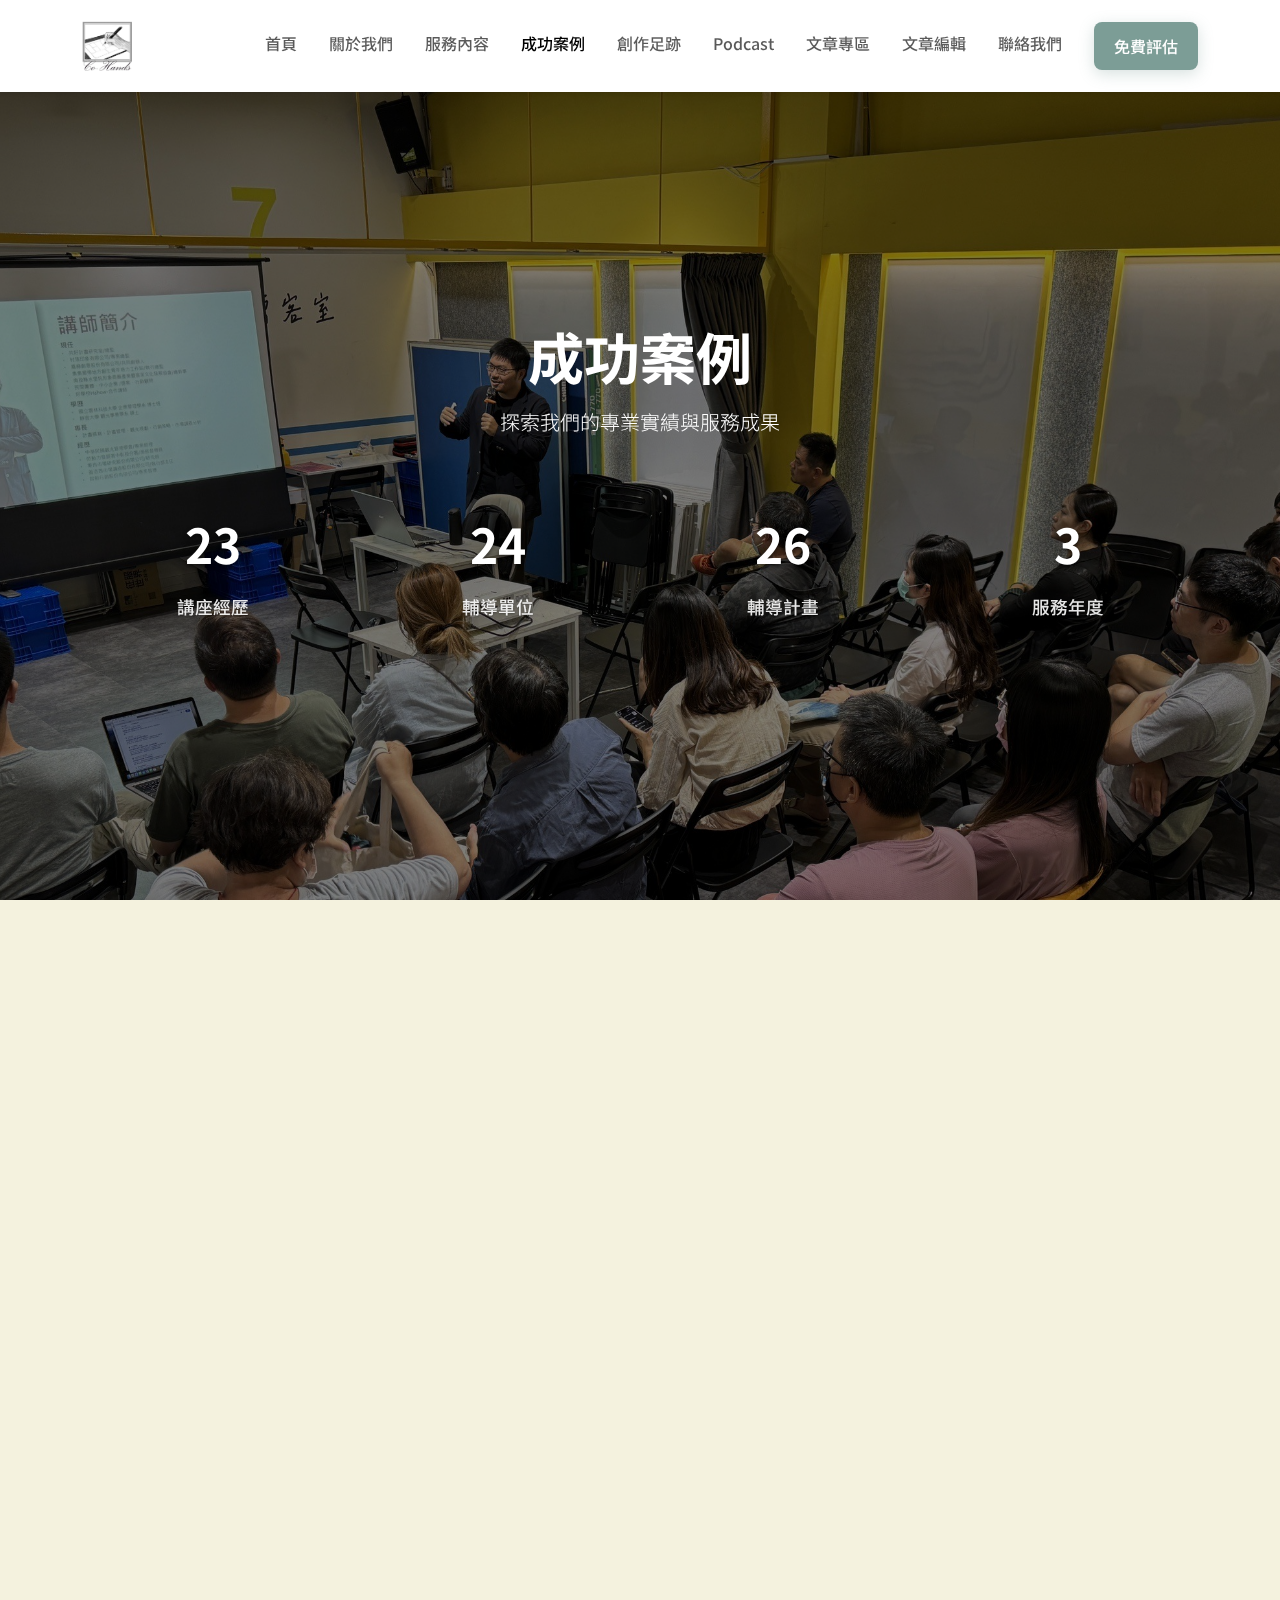
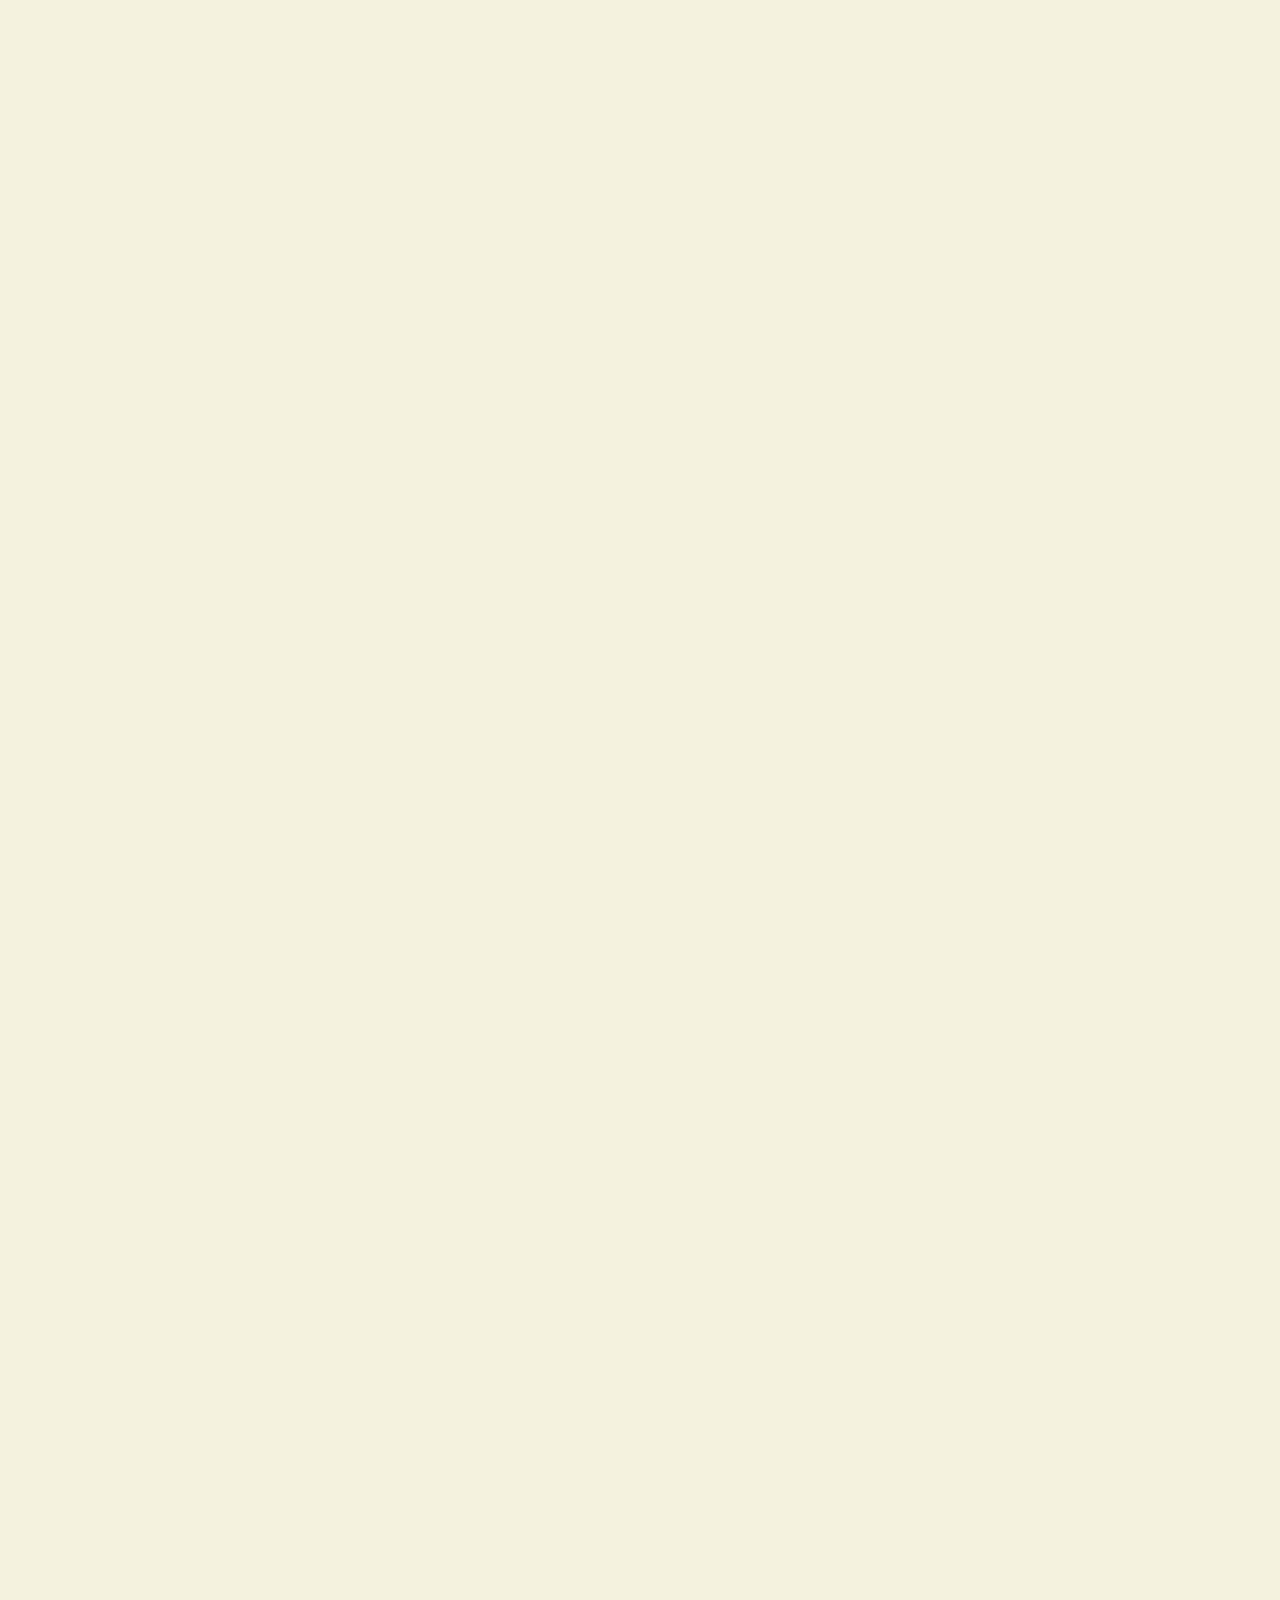
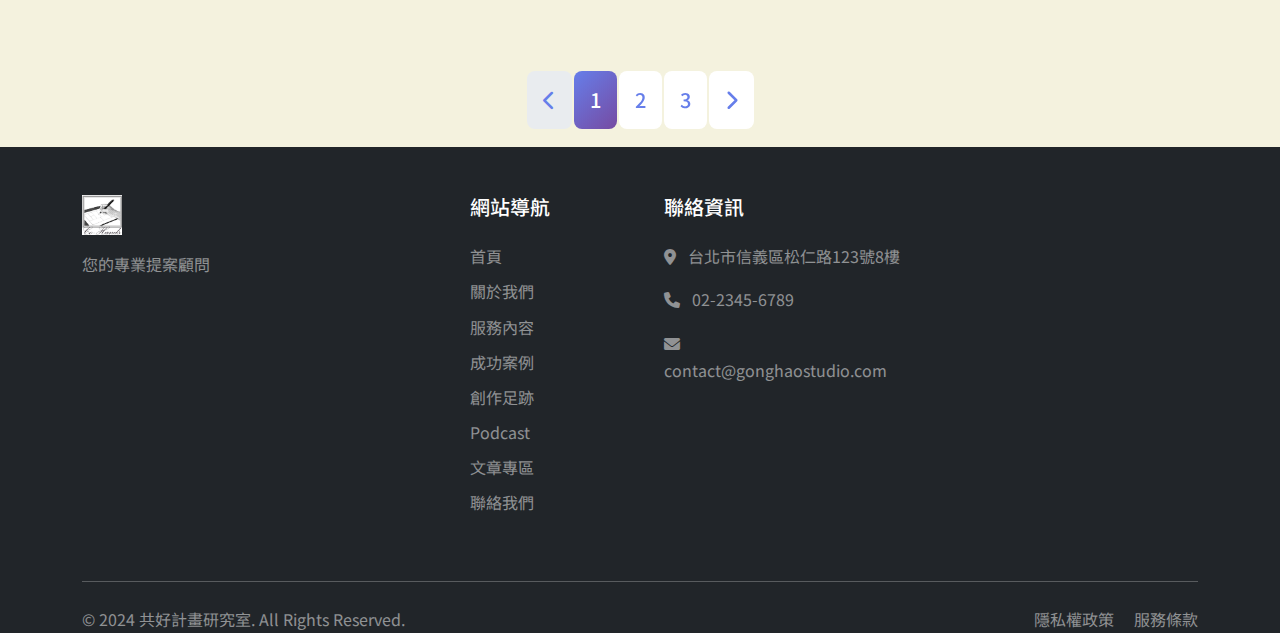
<file: success-cases.html>
<!DOCTYPE html>
<html lang="zh-TW">
<head>
    <meta charset="UTF-8">
    <meta name="viewport" content="width=device-width, initial-scale=1.0">
    <title>成功案例 - 共好計畫研究室</title>
    
    <!-- Bootstrap 5 CSS -->
    <link href="https://cdn.jsdelivr.net/npm/bootstrap@5.3.0/dist/css/bootstrap.min.css" rel="stylesheet">
    <!-- AOS 動畫效果 -->
    <link href="https://unpkg.com/aos@2.3.1/dist/aos.css" rel="stylesheet">
    <!-- 引入繁體中文字體 -->
    <link href="https://fonts.googleapis.com/css2?family=Noto+Sans+TC:wght@300;400;500;700&display=swap" rel="stylesheet">
    <!-- Font Awesome 圖標 -->
    <link rel="stylesheet" href="https://cdnjs.cloudflare.com/ajax/libs/font-awesome/6.0.0/css/all.min.css">
    <!-- 自定義樣式 -->
    <link rel="stylesheet" href="styles.css">
    
    <style>
        .page-header {
            min-height: calc(100vh - 76px);
            background-color: var(--dark);
            position: relative;
            display: flex;
            align-items: center;
            overflow: hidden;
            margin-top: 76px;
        }
        
        .page-header-bg {
            position: absolute;
            top: 0;
            left: 0;
            width: 100%;
            height: 100%;
        }
        
        .page-header-bg .overlay {
            position: absolute;
            top: 0;
            left: 0;
            width: 100%;
            height: 100%;
            background: rgba(0, 0, 0, 0.5);
            z-index: 1;
            pointer-events: none;
        }
        
        .page-header-bg img {
            width: 100%;
            height: 100%;
            object-fit: cover;
            z-index: 0;
        }
        
        .page-header .container {
            position: relative;
            z-index: 2;
        }
        
        .page-header::before {
            display: none;
        }
        
        .page-header::after {
            display: none;
        }
        
        .page-header-content {
            position: relative;
            z-index: 2;
            color: white;
            text-align: center;
            margin-bottom: 4rem;
        }
        
        .stats-banner {
            position: relative;
            z-index: 2;
            background: none;
            backdrop-filter: none;
            color: white;
            padding: 0;
            margin: 0;
            border: none;
            border-radius: 0;
        }
        
        .stats-banner::before {
            display: none;
        }
        
        .stat-item {
            text-align: center;
            position: relative;
            z-index: 2;
            margin-bottom: 2rem;
        }
        
        .stat-number {
            font-size: 3rem;
            font-weight: 700;
            margin-bottom: 8px;
            color: white;
            text-shadow: 0 2px 4px rgba(0, 0, 0, 0.5);
        }
        
        .stat-label {
            font-size: 1.1rem;
            font-weight: 500;
            color: rgba(255, 255, 255, 0.9);
            text-shadow: 0 1px 2px rgba(0, 0, 0, 0.3);
        }
        
        .filter-toolbar {
            background: white;
            padding: 30px;
            border-radius: 15px;
            box-shadow: 0 10px 30px rgba(0,0,0,0.1);
            margin-bottom: 40px;
            border: 1px solid #e9ecef;
        }
        
        .filter-row {
            display: flex;
            align-items: end;
            gap: 20px;
            flex-wrap: wrap;
        }
        
        .filter-col {
            flex: 1;
            min-width: 200px;
        }
        
        .filter-col.search-col {
            flex: 2;
            min-width: 250px;
        }
        
        .filter-col.button-col {
            flex: 0 0 120px;
            min-width: 120px;
        }
        
        .case-card {
            background: white;
            border-radius: 15px;
            overflow: hidden;
            box-shadow: 0 5px 15px rgba(0, 0, 0, 0.08);
            transition: all 0.4s ease;
            height: 100%;
            border: 1px solid #f0f0f0;
        }
        
        .case-card:hover {
            transform: translateY(-8px);
            box-shadow: 0 20px 40px rgba(0, 0, 0, 0.15);
        }
        
        .case-image {
            position: relative;
            height: 220px;
            overflow: hidden;
        }
        
        .case-image img {
            width: 100%;
            height: 100%;
            object-fit: cover;
            transition: transform 0.4s ease;
        }
        
        .case-card:hover .case-image img {
            transform: scale(1.1);
        }
        
        .case-overlay {
            position: absolute;
            top: 15px;
            left: 15px;
        }
        
        .case-overlay .badge {
            font-size: 0.75rem;
            padding: 6px 12px;
            border-radius: 20px;
            font-weight: 500;
        }
        
        .case-content {
            padding: 25px;
        }
        
        .case-content h3 {
            font-size: 1.15rem;
            font-weight: 600;
            margin-bottom: 12px;
            line-height: 1.4;
            color: #2c3e50;
            height: 2.8em;
            overflow: hidden;
            display: -webkit-box;
            -webkit-line-clamp: 2;
            -webkit-box-orient: vertical;
        }
        
        .case-meta {
            color: #6c757d;
            font-size: 0.85rem;
            margin-bottom: 15px;
            display: flex;
            align-items: center;
            flex-wrap: wrap;
            gap: 10px;
        }
        
        .case-meta i {
            color: #667eea;
        }
        
        .case-description {
            color: #555;
            font-size: 0.9rem;
            line-height: 1.6;
            margin-bottom: 20px;
            height: 4.8em;
            overflow: hidden;
            display: -webkit-box;
            -webkit-line-clamp: 3;
            -webkit-box-orient: vertical;
        }
        
        .case-tags {
            display: flex;
            flex-wrap: wrap;
            gap: 6px;
            margin-top: 15px;
        }
        
        .case-tag {
            background: linear-gradient(135deg, #f8f9fa, #e9ecef);
            color: #495057;
            padding: 4px 10px;
            border-radius: 15px;
            font-size: 0.7rem;
            border: 1px solid #e9ecef;
            transition: all 0.3s ease;
        }
        
        .case-tag:hover {
            background: linear-gradient(135deg, #667eea, #764ba2);
            color: white;
            border-color: #667eea;
        }
        
        .pagination-wrapper {
            margin-top: 50px;
            text-align: center;
        }
        
        .pagination .page-link {
            border: none;
            padding: 12px 16px;
            margin: 0 3px;
            border-radius: 8px;
            color: #667eea;
            font-weight: 500;
            transition: all 0.3s ease;
        }
        
        .pagination .page-item.active .page-link {
            background: linear-gradient(135deg, #667eea, #764ba2);
            color: white;
        }
        
        .pagination .page-link:hover {
            background-color: #f8f9fa;
            transform: translateY(-2px);
        }
        
        .filter-section {
            margin-bottom: 0;
        }
        
        .filter-section label {
            font-weight: 600;
            margin-bottom: 8px;
            display: block;
            color: #2c3e50;
            font-size: 0.9rem;
        }
        
        .filter-section .form-control,
        .filter-section .form-select {
            border: 2px solid #e9ecef;
            border-radius: 8px;
            padding: 12px 15px;
            transition: all 0.3s ease;
            font-size: 0.9rem;
        }
        
        .filter-section .form-control:focus,
        .filter-section .form-select:focus {
            border-color: #667eea;
            box-shadow: 0 0 0 3px rgba(102, 126, 234, 0.1);
        }
        
        .btn-primary {
            background: var(--primary-color, #7C9D96);
            border: none;
            padding: 12px 20px;
            border-radius: 8px;
            font-weight: 500;
            transition: all 0.3s ease;
            box-shadow: 0 4px 15px rgba(124, 157, 150, 0.3);
        }
        
        .btn-primary:hover {
            transform: translateY(-2px);
            box-shadow: 0 8px 25px rgba(124, 157, 150, 0.4);
            background: #6b8b84;
        }
        
        .main-content {
            background: var(--background-color, #F4F2DE);
            min-height: 100vh;
            padding: 50px 0;
        }
        
        .no-results {
            padding: 80px 20px;
            text-align: center;
        }
        
        .no-results i {
            font-size: 4rem;
            color: #dee2e6;
            margin-bottom: 20px;
        }
        
        .no-results h4 {
            color: #6c757d;
            margin-bottom: 10px;
        }
        
        @media (max-width: 768px) {
            .filter-toolbar {
                padding: 20px;
            }
            
            .filter-row {
                flex-direction: column;
                gap: 15px;
            }
            
            .filter-col,
            .filter-col.search-col,
            .filter-col.button-col {
                flex: none;
                min-width: 100%;
            }
            
            .case-content {
                padding: 20px;
            }
            
            .case-content h3 {
                font-size: 1rem;
                height: auto;
            }
            
            .case-description {
                height: auto;
            }
            
            .stat-number {
                font-size: 2.5rem;
            }
            
            .page-header {
                min-height: calc(100vh - 76px);
            }
            
            .page-header-bg img {
                background-attachment: scroll;
            }
            
            .page-header-content {
                margin-bottom: 3rem;
            }
        }
        
        @media (max-width: 576px) {
            .case-content {
                padding: 15px;
            }
            
            .case-content h3 {
                font-size: 0.95rem;
            }
            
            .case-image {
                height: 180px;
            }
            
            .stat-number {
                font-size: 2rem;
            }
        }
    </style>
</head>
<body>
    <div class="circle-decoration">
        <div class="circle circle-1"></div>
        <div class="circle circle-2"></div>
    </div>
    <!-- 導航欄 -->
    <nav class="navbar navbar-expand-lg navbar-light bg-white fixed-top shadow-sm">
        <div class="container">
            <a class="navbar-brand" href="index.html">
                <img src="./img/logo.png" alt="共好計畫研究室" height="50">
            </a>
            <button class="navbar-toggler" type="button" data-bs-toggle="collapse" data-bs-target="#navbarNav">
                <span class="navbar-toggler-icon"></span>
            </button>
            <div class="collapse navbar-collapse" id="navbarNav">
                <ul class="navbar-nav ms-auto">
                    <li class="nav-item">
                        <a class="nav-link" href="index.html">首頁</a>
                    </li>
                    <li class="nav-item">
                        <a class="nav-link" href="index.html#about">關於我們</a>
                    </li>
                    <li class="nav-item">
                        <a class="nav-link" href="index.html#services">服務內容</a>
                    </li>
                    <li class="nav-item">
                        <a class="nav-link active" href="success-cases.html">成功案例</a>
                    </li>
                    <li class="nav-item">
                        <a class="nav-link" href="index.html#courses">創作足跡</a>
                    </li>
                    <li class="nav-item">
                        <a class="nav-link" href="index.html#podcast">Podcast</a>
                    </li>
                    <li class="nav-item">
                        <a class="nav-link" href="articles.html">文章專區</a>
                    </li>
                    <li class="nav-item">
                        <a class="nav-link" href="editor.html">文章編輯</a>
                    </li>
                    <li class="nav-item">
                        <a class="nav-link" href="index.html#contact">聯絡我們</a>
                    </li>
                    <li class="nav-item ms-lg-3">
                        <a class="btn btn-primary" href="index.html#contact">免費評估</a>
                    </li>
                </ul>
            </div>
        </div>
    </nav>

    <!-- 頁面頂部 -->
    <section class="page-header">
        <!-- 背景圖層 -->
        <div class="page-header-bg">
            <div class="overlay"></div>
            <img src="./img/hero.jpg" alt="專業團隊背景" class="w-100 h-100 object-fit-cover" id="heroBackground">
        </div>
        
        <!-- 內容圖層 -->
        <div class="container">
            <div class="row">
                <div class="col-12">
                    <div class="page-header-content">
                        <h1 class="display-4 fw-bold mb-3" data-aos="fade-up">成功案例</h1>
                        <p class="lead mb-5" data-aos="fade-up" data-aos-delay="100">探索我們的專業實績與服務成果</p>
                    </div>
                    
                    <!-- 統計數據區塊 -->
                    <div class="stats-banner" data-aos="fade-up" data-aos-delay="200">
                        <div class="row">
                            <div class="col-md-3 col-6">
                                <div class="stat-item">
                                    <div class="stat-number" data-target="44">0</div>
                                    <div class="stat-label">講座經歷</div>
                                </div>
                            </div>
                            <div class="col-md-3 col-6">
                                <div class="stat-item">
                                    <div class="stat-number" data-target="45">0</div>
                                    <div class="stat-label">輔導單位</div>
                                </div>
                            </div>
                            <div class="col-md-3 col-6">
                                <div class="stat-item">
                                    <div class="stat-number" data-target="50">0</div>
                                    <div class="stat-label">輔導計畫</div>
                                </div>
                            </div>
                            <div class="col-md-3 col-6">
                                <div class="stat-item">
                                    <div class="stat-number" data-target="7">0</div>
                                    <div class="stat-label">服務年度</div>
                                </div>
                            </div>
                        </div>
                    </div>
                </div>
            </div>
        </div>
    </section>

    <!-- 主要內容區域 -->
    <main class="main-content">
        <div class="container">
            <!-- 篩選與搜尋工具列 -->
            <div class="filter-toolbar" data-aos="fade-up">
                <div class="filter-row">
                    <div class="filter-col search-col">
                        <div class="filter-section">
                            <label for="searchKeyword">關鍵字搜尋</label>
                            <input type="text" id="searchKeyword" class="form-control" placeholder="搜尋計畫名稱、單位名稱...">
                        </div>
                    </div>
                    <div class="filter-col">
                        <div class="filter-section">
                            <label for="categoryFilter">類別</label>
                            <select id="categoryFilter" class="form-select">
                                <option value="">全部</option>
                                <option value="講座資歷">講座資歷</option>
                                <option value="輔導單位">輔導單位</option>
                                <option value="輔導計畫">輔導計畫</option>
                            </select>
                        </div>
                    </div>
                    <div class="filter-col">
                        <div class="filter-section">
                            <label for="yearFilter">年份</label>
                            <select id="yearFilter" class="form-select">
                                <option value="">全部</option>
                                <option value="2025">2025</option>
                                <option value="2024">2024</option>
                                <option value="2023">2023</option>
                                <option value="2022">2022</option>
                                <option value="2021">2021</option>
                                <option value="2020">2020</option>
                                <option value="2019">2019</option>
                            </select>
                        </div>
                    </div>
                    <div class="filter-col">
                        <div class="filter-section">
                            <label for="sortFilter">排序</label>
                            <select id="sortFilter" class="form-select">
                                <option value="newest">最新優先</option>
                                <option value="oldest">最舊優先</option>
                                <option value="alphabetical">按字母排序</option>
                            </select>
                        </div>
                    </div>
                    <div class="filter-col button-col">
                        <div class="filter-section">
                            <label>&nbsp;</label>
                            <button type="button" class="btn btn-primary w-100" onclick="applyFilters()">
                                <i class="fas fa-search me-1"></i> 搜尋
                            </button>
                        </div>
                    </div>
                </div>
            </div>

            <!-- 案例列表 -->
            <div id="casesContainer" class="row g-4" data-aos="fade-up" data-aos-delay="200">
                <!-- 案例卡片將由JavaScript動態生成 -->
            </div>

            <!-- 分頁 -->
            <div class="pagination-wrapper">
                <nav aria-label="成功案例分頁">
                    <ul class="pagination pagination-lg justify-content-center" id="pagination">
                        <!-- 分頁項目將由JavaScript動態生成 -->
                    </ul>
                </nav>
            </div>
        </div>
    </main>

    <!-- 頁尾 -->
    <footer class="footer bg-dark text-white py-8">
        <div class="container">
            <div class="row g-5">
                <div class="col-lg-4">
                    <div class="footer-brand mb-4">
                        <img src="./img/logo.png" alt="共好計畫研究室" height="40">
                        <p class="mt-3 text-white-50">您的專業提案顧問</p>
                    </div>
                </div>
                <div class="col-lg-2">
                    <h5 class="text-white mb-4">網站導航</h5>
                    <ul class="list-unstyled">
                        <li class="mb-2"><a href="index.html" class="text-white-50 text-decoration-none">首頁</a></li>
                        <li class="mb-2"><a href="index.html#about" class="text-white-50 text-decoration-none">關於我們</a></li>
                        <li class="mb-2"><a href="index.html#services" class="text-white-50 text-decoration-none">服務內容</a></li>
                        <li class="mb-2"><a href="success-cases.html" class="text-white-50 text-decoration-none">成功案例</a></li>
                        <li class="mb-2"><a href="index.html#courses" class="text-white-50 text-decoration-none">創作足跡</a></li>
                        <li class="mb-2"><a href="index.html#podcast" class="text-white-50 text-decoration-none">Podcast</a></li>
                        <li class="mb-2"><a href="articles.html" class="text-white-50 text-decoration-none">文章專區</a></li>
                        <li class="mb-2"><a href="index.html#contact" class="text-white-50 text-decoration-none">聯絡我們</a></li>
                    </ul>
                </div>
                <div class="col-lg-3">
                    <h5 class="text-white mb-4">聯絡資訊</h5>
                    <ul class="list-unstyled text-white-50">
                        <li class="mb-3"><i class="fas fa-map-marker-alt me-2"></i> 台北市信義區松仁路123號8樓</li>
                        <li class="mb-3"><i class="fas fa-phone me-2"></i> 02-2345-6789</li>
                        <li class="mb-3"><i class="fas fa-envelope me-2"></i> contact@gonghaostudio.com</li>
                    </ul>
                </div>
            </div>
            <hr class="mt-5 mb-4 border-white-50">
            <div class="row align-items-center">
                <div class="col-md-6 text-center text-md-start">
                    <p class="mb-0 text-white-50">&copy; 2024 共好計畫研究室. All Rights Reserved.</p>
                </div>
                <div class="col-md-6 text-center text-md-end">
                    <a href="#" class="text-white-50 text-decoration-none me-3">隱私權政策</a>
                    <a href="#" class="text-white-50 text-decoration-none">服務條款</a>
                </div>
            </div>
        </div>
    </footer>

    <!-- 成功案例數據 -->
    <script src="success-cases-data.js"></script>
    <script>
        // 全局變量
        let currentPage = 1;
        const itemsPerPage = 12;
        let filteredCases = [...allCasesData];

        // 生成案例卡片HTML
        function generateCaseCard(caseItem, index) {
            const imageNumber = (index % 8) + 1;
            const badgeClass = caseItem.category === '講座資歷' ? 'bg-primary' : 
                             caseItem.category === '輔導單位' ? 'bg-success' : 'bg-warning';
            
            const metaInfo = caseItem.organization ? 
                `<i class="fas fa-building me-1"></i> ${caseItem.organization}` : 
                `<i class="fas fa-map-marker-alt me-1"></i> ${caseItem.location || ''}`;
            
            const yearInfo = caseItem.year ? 
                `<i class="fas fa-calendar ms-2 me-1"></i> ${caseItem.year}` : '';

            return `
                <div class="col-lg-4 col-md-6" data-aos="fade-up" data-aos-delay="${(index % 6) * 100}">
                    <div class="case-card">
                        <div class="case-image">
                            <img src="./img/success${imageNumber}.jpg" alt="${caseItem.title}">
                            <div class="case-overlay">
                                <span class="badge ${badgeClass}">${caseItem.category}</span>
                            </div>
                        </div>
                        <div class="case-content">
                            <h3>${caseItem.title}</h3>
                            <div class="case-meta">
                                ${metaInfo}${yearInfo}
                            </div>
                            <p class="case-description">${caseItem.description}</p>
                            <div class="case-tags">
                                ${caseItem.tags.map(tag => `<span class="case-tag">${tag}</span>`).join('')}
                            </div>
                        </div>
                    </div>
                </div>
            `;
        }

        // 渲染案例列表
        function renderCases() {
            const container = document.getElementById('casesContainer');
            const startIndex = (currentPage - 1) * itemsPerPage;
            const endIndex = startIndex + itemsPerPage;
            const currentCases = filteredCases.slice(startIndex, endIndex);

            if (currentCases.length === 0) {
                container.innerHTML = `
                    <div class="col-12 no-results">
                        <i class="fas fa-search fa-3x text-muted mb-3"></i>
                        <h4 class="text-muted">沒有找到符合條件的案例</h4>
                        <p class="text-muted">請嘗試調整搜尋條件</p>
                    </div>
                `;
            } else {
                container.innerHTML = currentCases.map((caseItem, index) => 
                    generateCaseCard(caseItem, startIndex + index)
                ).join('');
            }

            // 重新初始化AOS動畫
            AOS.refresh();
        }

        // 生成分頁
        function renderPagination() {
            const totalPages = Math.ceil(filteredCases.length / itemsPerPage);
            const pagination = document.getElementById('pagination');
            
            if (totalPages <= 1) {
                pagination.innerHTML = '';
                return;
            }

            let paginationHTML = '';

            // 上一頁
            paginationHTML += `
                <li class="page-item ${currentPage === 1 ? 'disabled' : ''}">
                    <a class="page-link" href="#" onclick="changePage(${currentPage - 1})">
                        <i class="fas fa-chevron-left"></i>
                    </a>
                </li>
            `;

            // 頁碼
            for (let i = 1; i <= totalPages; i++) {
                if (i === 1 || i === totalPages || (i >= currentPage - 1 && i <= currentPage + 1)) {
                    paginationHTML += `
                        <li class="page-item ${i === currentPage ? 'active' : ''}">
                            <a class="page-link" href="#" onclick="changePage(${i})">${i}</a>
                        </li>
                    `;
                } else if (i === currentPage - 2 || i === currentPage + 2) {
                    paginationHTML += '<li class="page-item disabled"><span class="page-link">...</span></li>';
                }
            }

            // 下一頁
            paginationHTML += `
                <li class="page-item ${currentPage === totalPages ? 'disabled' : ''}">
                    <a class="page-link" href="#" onclick="changePage(${currentPage + 1})">
                        <i class="fas fa-chevron-right"></i>
                    </a>
                </li>
            `;

            pagination.innerHTML = paginationHTML;
        }

        // 更改頁面
        function changePage(page) {
            const totalPages = Math.ceil(filteredCases.length / itemsPerPage);
            if (page >= 1 && page <= totalPages) {
                currentPage = page;
                renderCases();
                renderPagination();
                window.scrollTo({ top: 0, behavior: 'smooth' });
            }
        }

        // 應用篩選
        function applyFilters() {
            const keyword = document.getElementById('searchKeyword').value.toLowerCase();
            const category = document.getElementById('categoryFilter').value;
            const year = document.getElementById('yearFilter').value;
            const sort = document.getElementById('sortFilter').value;

            // 篩選數據
            filteredCases = allCasesData.filter(caseItem => {
                const matchKeyword = !keyword || 
                    caseItem.title.toLowerCase().includes(keyword) ||
                    (caseItem.organization && caseItem.organization.toLowerCase().includes(keyword)) ||
                    (caseItem.location && caseItem.location.toLowerCase().includes(keyword));
                
                const matchCategory = !category || caseItem.category === category;
                const matchYear = !year || caseItem.year === year;

                return matchKeyword && matchCategory && matchYear;
            });

            // 排序
            if (sort === 'newest') {
                filteredCases.sort((a, b) => (b.year || '0').localeCompare(a.year || '0'));
            } else if (sort === 'oldest') {
                filteredCases.sort((a, b) => (a.year || '0').localeCompare(b.year || '0'));
            } else if (sort === 'alphabetical') {
                filteredCases.sort((a, b) => a.title.localeCompare(b.title));
            }

            currentPage = 1;
            renderCases();
            renderPagination();
        }

        // 數字動畫效果
        function animateNumbers() {
            const statNumbers = document.querySelectorAll('.stat-number');
            
            statNumbers.forEach(stat => {
                const target = parseInt(stat.getAttribute('data-target'));
                const duration = 2000; // 2秒
                let start = 0;
                const increment = target / (duration / 16); // 60fps
                
                function updateNumber() {
                    start += increment;
                    if (start < target) {
                        stat.textContent = Math.floor(start);
                        requestAnimationFrame(updateNumber);
                    } else {
                        stat.textContent = target;
                    }
                }
                
                updateNumber();
            });
        }

        // 初始化頁面
        document.addEventListener('DOMContentLoaded', function() {
            renderCases();
            renderPagination();

            // 監聽回車鍵搜尋
            document.getElementById('searchKeyword').addEventListener('keypress', function(e) {
                if (e.key === 'Enter') {
                    applyFilters();
                }
            });
            
            // 視差滾動效果
            window.addEventListener('scroll', function() {
                const scrolled = window.pageYOffset;
                const heroBackground = document.getElementById('heroBackground');
                if (heroBackground) {
                    const speed = scrolled * 0.3;
                    heroBackground.style.transform = `translateY(${speed}px)`;
                }
            });
            
            // 頁面載入後直接開始數字動畫
            setTimeout(animateNumbers, 500);
        });
    </script>

    <!-- Bootstrap JS -->
    <script src="https://cdn.jsdelivr.net/npm/bootstrap@5.3.0/dist/js/bootstrap.bundle.min.js"></script>
    <!-- AOS JS -->
    <script src="https://unpkg.com/aos@2.3.1/dist/aos.js"></script>
    <script>
        AOS.init({
            duration: 800,
            once: true
        });
    </script>
</body>
</html>
</file>
<file: styles.css>
:root {
    --primary: #2563eb;
    --primary-dark: #1d4ed8;
    --secondary: #64748b;
    --dark: #0f172a;
    --light: #f8fafc;
    --gray-100: #f3f4f6;
    --gray-200: #e5e7eb;
    --gray-300: #d1d5db;
    --gray-400: #9ca3af;
    --gray-500: #6b7280;
    --primary-color: #7C9D96; /* 柔和的灰绿色 */
    --secondary-color: #E9B384; /* 温暖的杏色 */
    --accent-color: #A1CCD1; /* 淡蓝色 */
    --background-color: #F4F2DE; /* 米白色背景 */
    --text-color: #4F4F4F; /* 深灰色文字 */
}

/* 全域樣式 */
body {
    font-family: 'Noto Sans TC', sans-serif;
    line-height: 1.7;
    color: var(--text-color);
    overflow-x: hidden;
    background-color: var(--background-color);
}

section {
    padding: 6rem 0;
    position: relative;
}

/* 導航欄樣式 */
.navbar {
    padding: 1rem 0;
    transition: all 0.3s ease;
}

.navbar.scrolled {
    padding: 0.5rem 0;
    background: rgba(255, 255, 255, 0.95) !important;
    backdrop-filter: blur(10px);
    box-shadow: 0 2px 10px rgba(0, 0, 0, 0.1);
}

.navbar-brand img {
    height: 50px;
    transition: all 0.3s ease;
}

.nav-link {
    font-weight: 500;
    padding: 0.5rem 1rem !important;
    transition: all 0.3s ease;
}

.nav-link:hover {
    color: var(--primary) !important;
}

/* Hero 區域樣式 */
.hero {
    min-height: 100vh;
    background-color: var(--dark);
    position: relative;
    display: flex;
    align-items: center;
    overflow: hidden;
}

.hero-bg {
    position: absolute;
    top: 0;
    left: 0;
    width: 100%;
    height: 100%;
}

.hero-bg .overlay {
    position: absolute;
    top: 0;
    left: 0;
    width: 100%;
    height: 100%;
    background: linear-gradient(45deg, rgba(15,23,42,0.9), rgba(15,23,42,0.6));
}

.hero-bg img {
    width: 100%;
    height: 100%;
    object-fit: cover;
}

/* 主要優勢區塊 */
.features {
    background-color: var(--light);
    padding: 6rem 0;
}

.features-grid {
    display: grid;
    grid-template-columns: repeat(auto-fit, minmax(250px, 1fr));
    gap: 2rem;
    margin-top: 3rem;
}

.feature-card {
    background: white;
    padding: 2rem;
    border-radius: 1rem;
    box-shadow: 0 4px 6px rgba(0, 0, 0, 0.05);
    transition: all 0.3s ease;
}

.feature-card:hover {
    transform: translateY(-5px);
    box-shadow: 0 10px 20px rgba(0, 0, 0, 0.1);
}

.feature-card .icon {
    width: 60px;
    height: 60px;
    background: rgba(37,99,235,0.1);
    border-radius: 12px;
    display: flex;
    align-items: center;
    justify-content: center;
    margin-bottom: 1.5rem;
}

.feature-card .icon i {
    font-size: 1.5rem;
    color: var(--primary);
}

/* 關於我們區塊 */
.about {
    padding: 6rem 0;
}

.about-content {
    display: grid;
    grid-template-columns: 1fr 1fr;
    gap: 4rem;
    align-items: center;
}

.about-image img {
    width: 100%;
    border-radius: 1rem;
    box-shadow: 0 10px 30px rgba(0, 0, 0, 0.1);
}

.founder {
    display: flex;
    align-items: center;
    margin-top: 2rem;
    padding: 1.5rem;
    background: var(--light);
    border-radius: 1rem;
}

.founder-img img {
    width: 80px;
    height: 80px;
    border-radius: 50%;
    margin-right: 1.5rem;
}

/* Logo牆樣式 */
.partners {
    margin-top: 4rem;
}

.logo-wall {
    display: grid;
    grid-template-columns: repeat(auto-fit, minmax(150px, 1fr));
    gap: 2rem;
    align-items: center;
    padding: 2rem;
    background: var(--light);
    border-radius: 1rem;
}

.logo-wall img {
    max-width: 100%;
    height: auto;
    transition: all 0.3s ease;
    filter: none;
}

.logo-wall img:hover {
    transform: scale(1.05);
}

/* 服務內容區塊樣式優化 */
.services {
    background-color: var(--light);
    padding: 6rem 0;
    position: relative;
    overflow: visible;
}

.service-card {
    background: white;
    padding: 2.5rem;
    border-radius: 1rem;
    box-shadow: 0 4px 6px rgba(0, 0, 0, 0.05);
    transition: all 0.3s ease;
    height: 100%;
    position: relative;
    z-index: 1;
}

.service-card:hover {
    transform: translateY(-10px);
    box-shadow: 0 20px 30px rgba(0, 0, 0, 0.1);
}

.service-icon {
    width: 70px;
    height: 70px;
    background: rgba(37,99,235,0.1);
    border-radius: 1rem;
    display: flex;
    align-items: center;
    justify-content: center;
    margin-bottom: 1.5rem;
}

.service-icon i {
    font-size: 1.75rem;
    color: var(--primary);
}

.price-tag {
    color: var(--primary);
    margin: 1.5rem 0;
    display: flex;
    align-items: baseline;
    gap: 0.5rem;
}

.price-tag .h3 {
    color: var(--primary);
    font-weight: bold;
}

.service-card ul li {
    display: flex;
    align-items: center;
    color: var(--gray-600);
}

.service-card ul li i {
    margin-right: 0.75rem;
    color: var(--primary);
}

.service-card .btn {
    margin-top: auto;
}

/* 成功案例區塊 */
.cases .timeline-item {
    margin-bottom: 4rem;
    position: relative;
}

.case-card {
    background: white;
    border-radius: 1rem;
    overflow: hidden;
    box-shadow: 0 4px 15px rgba(0, 0, 0, 0.1);
    transition: all 0.3s ease;
    height: 100%;
}

.case-card:hover {
    transform: translateY(-10px);
    box-shadow: 0 20px 30px rgba(0, 0, 0, 0.15);
}

.case-image {
    position: relative;
    overflow: hidden;
    padding-top: 66.67%; /* 保持 3:2 的圖片比例 */
}

.case-image img {
    position: absolute;
    top: 0;
    left: 0;
    width: 100%;
    height: 100%;
    object-fit: cover;
    transition: transform 0.3s ease;
}

.case-card:hover .case-image img {
    transform: scale(1.1);
}

.case-overlay {
    position: absolute;
    top: 1rem;
    right: 1rem;
}

.case-content {
    padding: 1.5rem;
}

.case-content h3 {
    font-size: 1.25rem;
    font-weight: 600;
    margin-bottom: 0.5rem;
    color: var(--dark);
}

.case-content p {
    color: var(--primary);
    font-weight: 500;
    margin-bottom: 1rem;
}

.case-highlights {
    list-style: none;
    padding: 0;
    margin: 0;
}

.case-highlights li {
    position: relative;
    padding-left: 1.5rem;
    margin-bottom: 0.5rem;
    color: var(--gray-500);
}

.case-highlights li:before {
    content: "•";
    color: var(--primary);
    position: absolute;
    left: 0.5rem;
}

/* 聯絡表單樣式 */
.contact-form {
    background: white;
    padding: 2rem;
    border-radius: 1rem;
    box-shadow: 0 10px 30px rgba(0, 0, 0, 0.1);
}

.form-group {
    margin-bottom: 1.5rem;
}

.form-group label {
    display: block;
    margin-bottom: 0.5rem;
    font-weight: 500;
}

.form-group input,
.form-group select,
.form-group textarea {
    width: 100%;
    padding: 0.75rem 1rem;
    border: 1px solid var(--gray-300);
    border-radius: 0.5rem;
    transition: all 0.3s ease;
}

.form-group input:focus,
.form-group select:focus,
.form-group textarea:focus {
    border-color: var(--primary);
    box-shadow: 0 0 0 2px rgba(37,99,235,0.1);
    outline: none;
}

/* 浮動聯絡按鈕 */
.floating-contact {
    position: fixed;
    bottom: 2rem;
    right: 2rem;
    display: flex;
    flex-direction: column;
    gap: 1rem;
    z-index: 1000;
}

.floating-contact a {
    width: 50px;
    height: 50px;
    background: var(--primary);
    color: white;
    border-radius: 50%;
    display: flex;
    align-items: center;
    justify-content: center;
    box-shadow: 0 4px 10px rgba(0, 0, 0, 0.2);
    transition: all 0.3s ease;
}

.floating-contact a:hover {
    transform: translateY(-5px);
    box-shadow: 0 8px 15px rgba(0, 0, 0, 0.3);
}

/* 響應式調整 */
@media (max-width: 992px) {
    .about-content {
        grid-template-columns: 1fr;
        gap: 2rem;
    }

    .features-grid {
        grid-template-columns: repeat(auto-fit, minmax(200px, 1fr));
    }

    .logo-wall {
        grid-template-columns: repeat(auto-fit, minmax(120px, 1fr));
    }
}

@media (max-width: 768px) {
    section {
        padding: 4rem 0;
    }

    .hero {
        text-align: center;
    }

    .hero .btn-group {
        justify-content: center;
    }

    .floating-contact {
        bottom: 1rem;
        right: 1rem;
    }

    .service-card {
        padding: 2rem;
    }
}

/* 動畫效果 */
.fade-up {
    opacity: 0;
    transform: translateY(20px);
    transition: all 0.6s ease;
}

.fade-up.visible {
    opacity: 1;
    transform: translateY(0);
}

/* 時間軸樣式 */
.timeline-line {
    position: absolute;
    left: 50%;
    top: 0;
    bottom: 0;
    width: 2px;
    background: var(--primary);
    transform: translateX(-50%);
}

.timeline-item {
    margin-bottom: 6rem;
}

.year-badge {
    position: absolute;
    top: -15px;
    right: 30px;
    background: var(--primary);
    color: white;
    padding: 0.5rem 1.5rem;
    border-radius: 2rem;
    font-weight: 600;
}

/* 客戶評價區塊樣式優化 */
.testimonials {
    background-color: var(--light);
    padding: 6rem 0;
}

.testimonial-slider {
    position: relative;
    padding: 2rem 0;
}

.testimonial-card {
    background: white;
    padding: 2.5rem;
    border-radius: 1rem;
    box-shadow: 0 4px 15px rgba(0, 0, 0, 0.1);
    height: 100%;
    display: flex;
    flex-direction: column;
}

.quote-icon {
    color: var(--primary);
    opacity: 0.2;
    font-size: 2rem;
    margin-bottom: 1.5rem;
}

.testimonial-text {
    font-size: 1.1rem;
    line-height: 1.8;
    color: var(--dark);
    margin-bottom: 2rem;
    flex-grow: 1;
}

.client-info {
    display: flex;
    align-items: center;
    gap: 1rem;
    margin-top: auto;
}

.client-image {
    width: 60px;
    height: 60px;
    border-radius: 50%;
    overflow: hidden;
    flex-shrink: 0;
}

.client-image img {
    width: 100%;
    height: 100%;
    object-fit: cover;
}

.client-details {
    flex-grow: 1;
}

.client-details h4 {
    font-size: 1.1rem;
    font-weight: 600;
    margin-bottom: 0.25rem;
    color: var(--dark);
}

.client-details p {
    color: var(--gray-500);
    font-size: 0.9rem;
    margin: 0;
}

/* 響應式調整 */
@media (max-width: 768px) {
    .testimonial-card {
        padding: 2rem;
        margin-bottom: 2rem;
    }
    
    .testimonial-text {
        font-size: 1rem;
    }
}

/* 確保評價卡片在網格中正確顯示 */
.testimonials .row {
    margin: 0 -1rem;
}

.testimonials .col-lg-4 {
    padding: 1rem;
}

/* FAQ 區塊樣式優化 */
.faq {
    background-color: var(--light);
    padding: 6rem 0;
}

.accordion-item {
    background: white;
    border: none;
    border-radius: 1rem;
    margin-bottom: 1rem;
    box-shadow: 0 2px 10px rgba(0, 0, 0, 0.05);
}

.accordion-button {
    padding: 1.5rem;
    font-weight: 500;
    color: var(--dark);
    background-color: white;
    border-radius: 1rem;
}

.accordion-button:not(.collapsed) {
    color: var(--primary);
    background-color: rgba(37,99,235,0.05);
    box-shadow: none;
}

.accordion-button:focus {
    box-shadow: none;
    border-color: rgba(37,99,235,0.1);
}

.accordion-body {
    padding: 1.5rem;
    color: var(--gray-600);
}

.accordion-body ol {
    padding-left: 1.5rem;
}

.accordion-body li {
    margin-bottom: 0.5rem;
}

/* CTA 區塊樣式優化 */
.cta-section {
    background: linear-gradient(45deg, var(--primary), var(--primary-dark));
    padding: 6rem 0;
    position: relative;
    overflow: hidden;
}

.cta-section::before {
    content: '';
    position: absolute;
    top: 0;
    left: 0;
    width: 100%;
    height: 100%;
    background: linear-gradient(45deg, rgba(37,99,235,0.9), rgba(29,78,216,0.9));
}

.cta-section .container {
    position: relative;
    z-index: 2;
}

.cta-section h2 {
    color: white;
    margin-bottom: 1.5rem;
}

.cta-section p {
    color: rgba(255, 255, 255, 0.9);
    font-size: 1.2rem;
    margin-bottom: 2rem;
}

.cta-section .btn-light {
    background: white;
    color: var(--primary);
    border: none;
    padding: 1rem 2rem;
    font-weight: 500;
    transition: all 0.3s ease;
}

.cta-section .btn-light:hover {
    transform: translateY(-3px);
    box-shadow: 0 10px 20px rgba(0, 0, 0, 0.1);
}

.cta-section .btn-outline-light {
    border: 2px solid white;
    padding: calc(1rem - 2px) calc(2rem - 2px);
}

.cta-section .btn-outline-light:hover {
    background: rgba(255, 255, 255, 0.1);
    transform: translateY(-3px);
}

.cta-decoration .shape-1,
.cta-decoration .shape-2 {
    position: absolute;
    background: rgba(255, 255, 255, 0.1);
    border-radius: 50%;
}

.cta-decoration .shape-1 {
    width: 300px;
    height: 300px;
    top: -150px;
    right: -150px;
}

.cta-decoration .shape-2 {
    width: 200px;
    height: 200px;
    bottom: -100px;
    left: -100px;
}

/* 響應式調整 */
@media (max-width: 768px) {
    .cta-section {
        padding: 4rem 0;
    }
    
    .cta-section .btn {
        width: 100%;
        margin-bottom: 1rem;
    }
    
    .cta-section .d-flex {
        flex-direction: column;
    }
    
    .accordion-button {
        padding: 1rem;
    }
    
    .accordion-body {
        padding: 1rem;
    }
}

/* 頁尾樣式 */
.footer {
    position: relative;
    background-color: var(--dark);
}

.social-links a {
    width: 36px;
    height: 36px;
    display: inline-flex;
    align-items: center;
    justify-content: center;
    border-radius: 50%;
    transition: all 0.3s ease;
}

.social-links a:hover {
    background-color: var(--primary);
    border-color: var(--primary);
}

.newsletter-form .form-control {
    background-color: rgba(255,255,255,0.1);
    border: none;
    color: white;
    padding: 0.75rem 1rem;
}

.newsletter-form .form-control::placeholder {
    color: rgba(255,255,255,0.5);
}

.newsletter-form .btn {
    padding: 0.75rem 1.5rem;
}

/* 區塊標題置中 */
.section-header {
    text-align: center;
    margin-bottom: 3rem;
}

.section-header h2 {
    font-size: 2.5rem;
    font-weight: bold;
    margin-bottom: 1rem;
}

.section-header p {
    color: var(--gray-500);
    font-size: 1.2rem;
}

/* 更新按钮样式 */
.btn-primary {
    background-color: var(--primary-color);
    border-color: var(--primary-color);
}

.btn-primary:hover {
    background-color: #6b8b84;
    border-color: #6b8b84;
}
</file>
